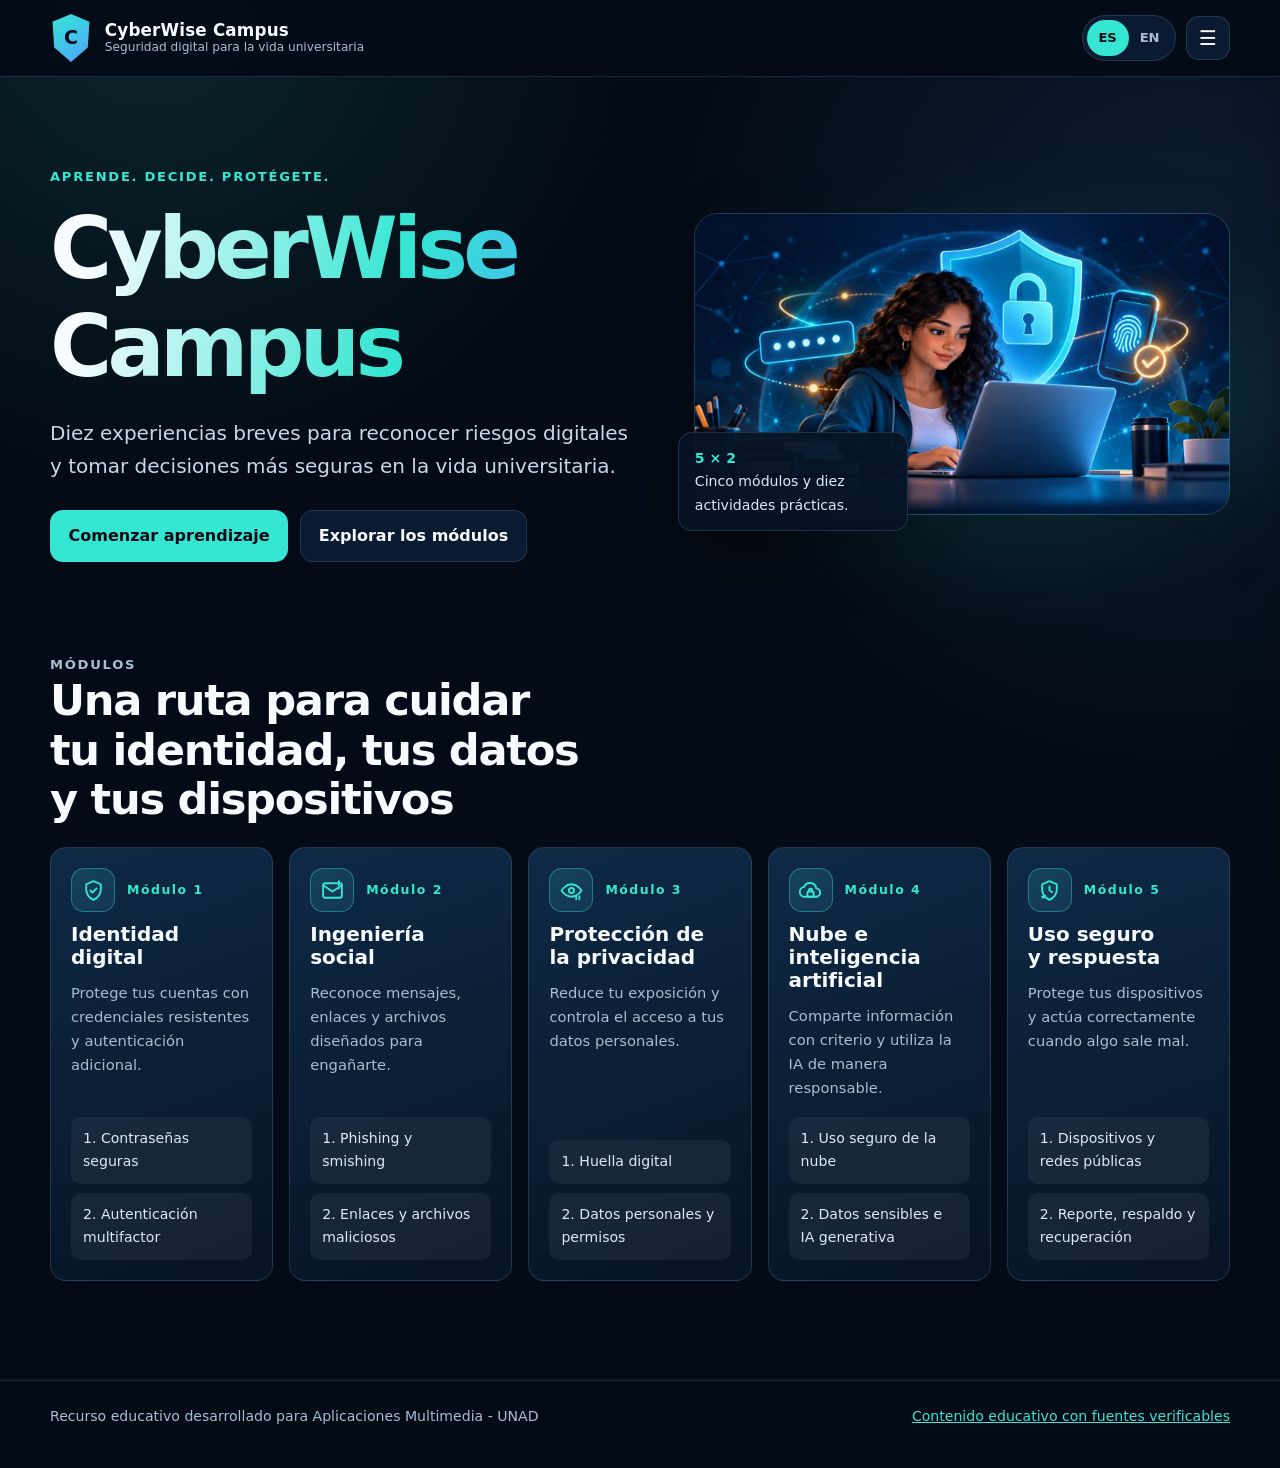
<file: index.html>
<!doctype html>
<html lang="es">
  <head>
    <meta charset="UTF-8" />
    <meta name="viewport" content="width=device-width, initial-scale=1.0" />
    <meta name="description" content="CyberWise Campus: recurso educativo bilingüe e interactivo sobre ciberseguridad para estudiantes universitarios." />
    <meta name="theme-color" content="#071426" />
    <title>CyberWise Campus</title>
    <link rel="icon" type="image/svg+xml" href="data:image/svg+xml,%3Csvg xmlns='http://www.w3.org/2000/svg' viewBox='0 0 64 64'%3E%3Cpath fill='%2300d7c7' d='M32 4 54 12v17c0 15-9 25-22 31C19 54 10 44 10 29V12z'/%3E%3Cpath fill='%23071426' d='M28 29v-4a4 4 0 0 1 8 0v4h3v12H25V29zm3 0h2v-4a1 1 0 0 0-2 0z'/%3E%3C/svg%3E" />
    <link rel="stylesheet" href="assets/css/styles.css" />
  </head>
  <body data-page="home">
    <a class="skip-link" href="#main-content">Saltar al contenido principal</a>
    <div id="app"></div>
    <noscript>CyberWise Campus necesita JavaScript para las actividades interactivas y el cambio de idioma.</noscript>
    <script src="assets/js/app.js" defer></script>
  </body>
</html>
</file>
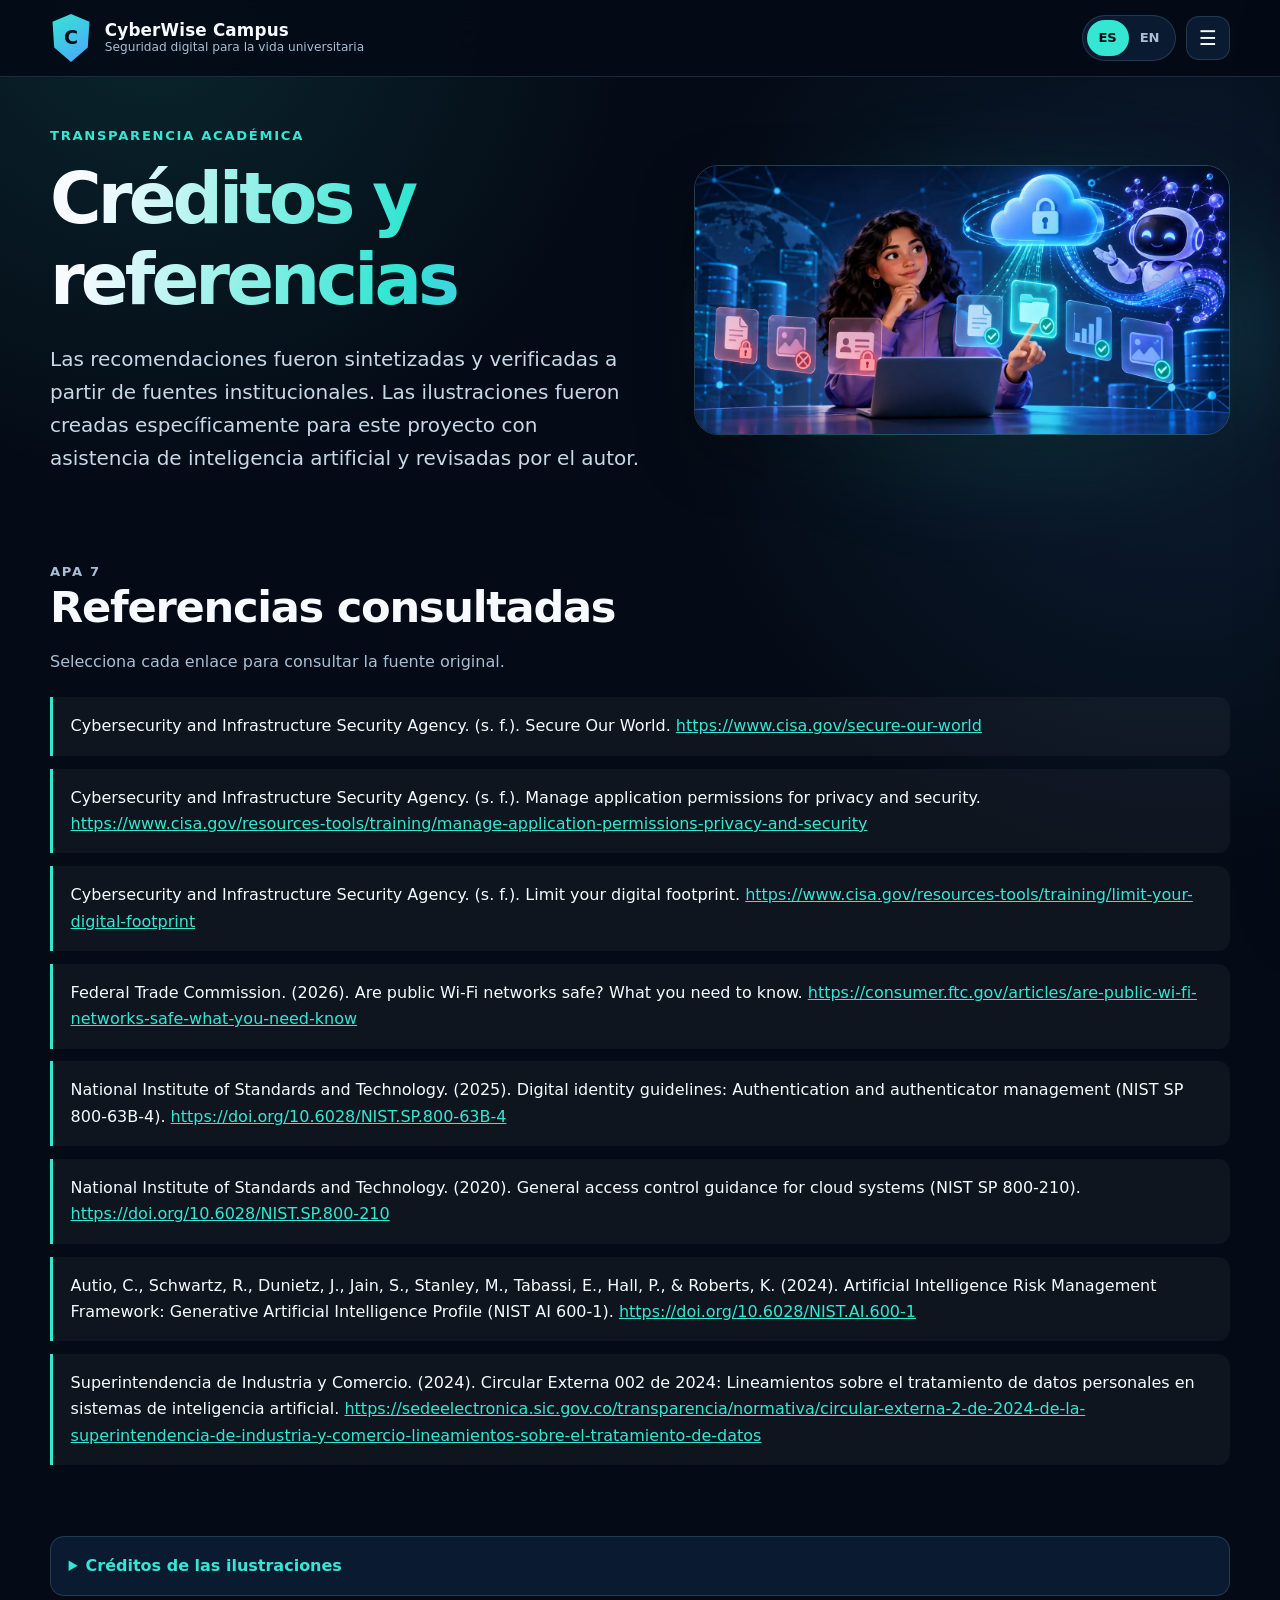
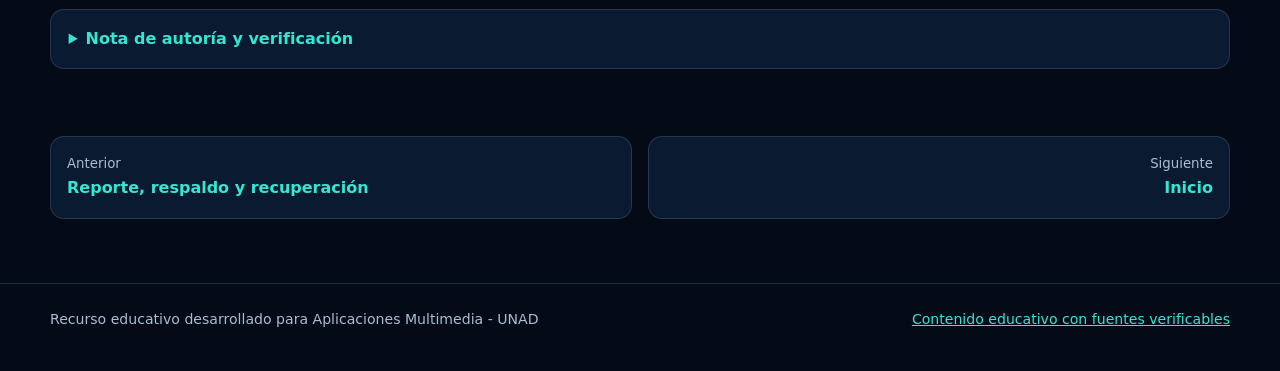
<file: credits.html>
<!doctype html>
<html lang="es">
  <head>
    <meta charset="UTF-8" />
    <meta name="viewport" content="width=device-width, initial-scale=1.0" />
    <meta name="description" content="CyberWise Campus: recurso educativo bilingüe e interactivo sobre ciberseguridad para estudiantes universitarios." />
    <meta name="theme-color" content="#071426" />
    <title>CyberWise Campus</title>
    <link rel="icon" type="image/svg+xml" href="data:image/svg+xml,%3Csvg xmlns='http://www.w3.org/2000/svg' viewBox='0 0 64 64'%3E%3Cpath fill='%2300d7c7' d='M32 4 54 12v17c0 15-9 25-22 31C19 54 10 44 10 29V12z'/%3E%3Cpath fill='%23071426' d='M28 29v-4a4 4 0 0 1 8 0v4h3v12H25V29zm3 0h2v-4a1 1 0 0 0-2 0z'/%3E%3C/svg%3E" />
    <link rel="stylesheet" href="assets/css/styles.css" />
  </head>
  <body data-page="credits">
    <a class="skip-link" href="#main-content">Saltar al contenido principal</a>
    <div id="app"></div>
    <noscript>CyberWise Campus necesita JavaScript para las actividades interactivas y el cambio de idioma.</noscript>
    <script src="assets/js/app.js" defer></script>
  </body>
</html>
</file>
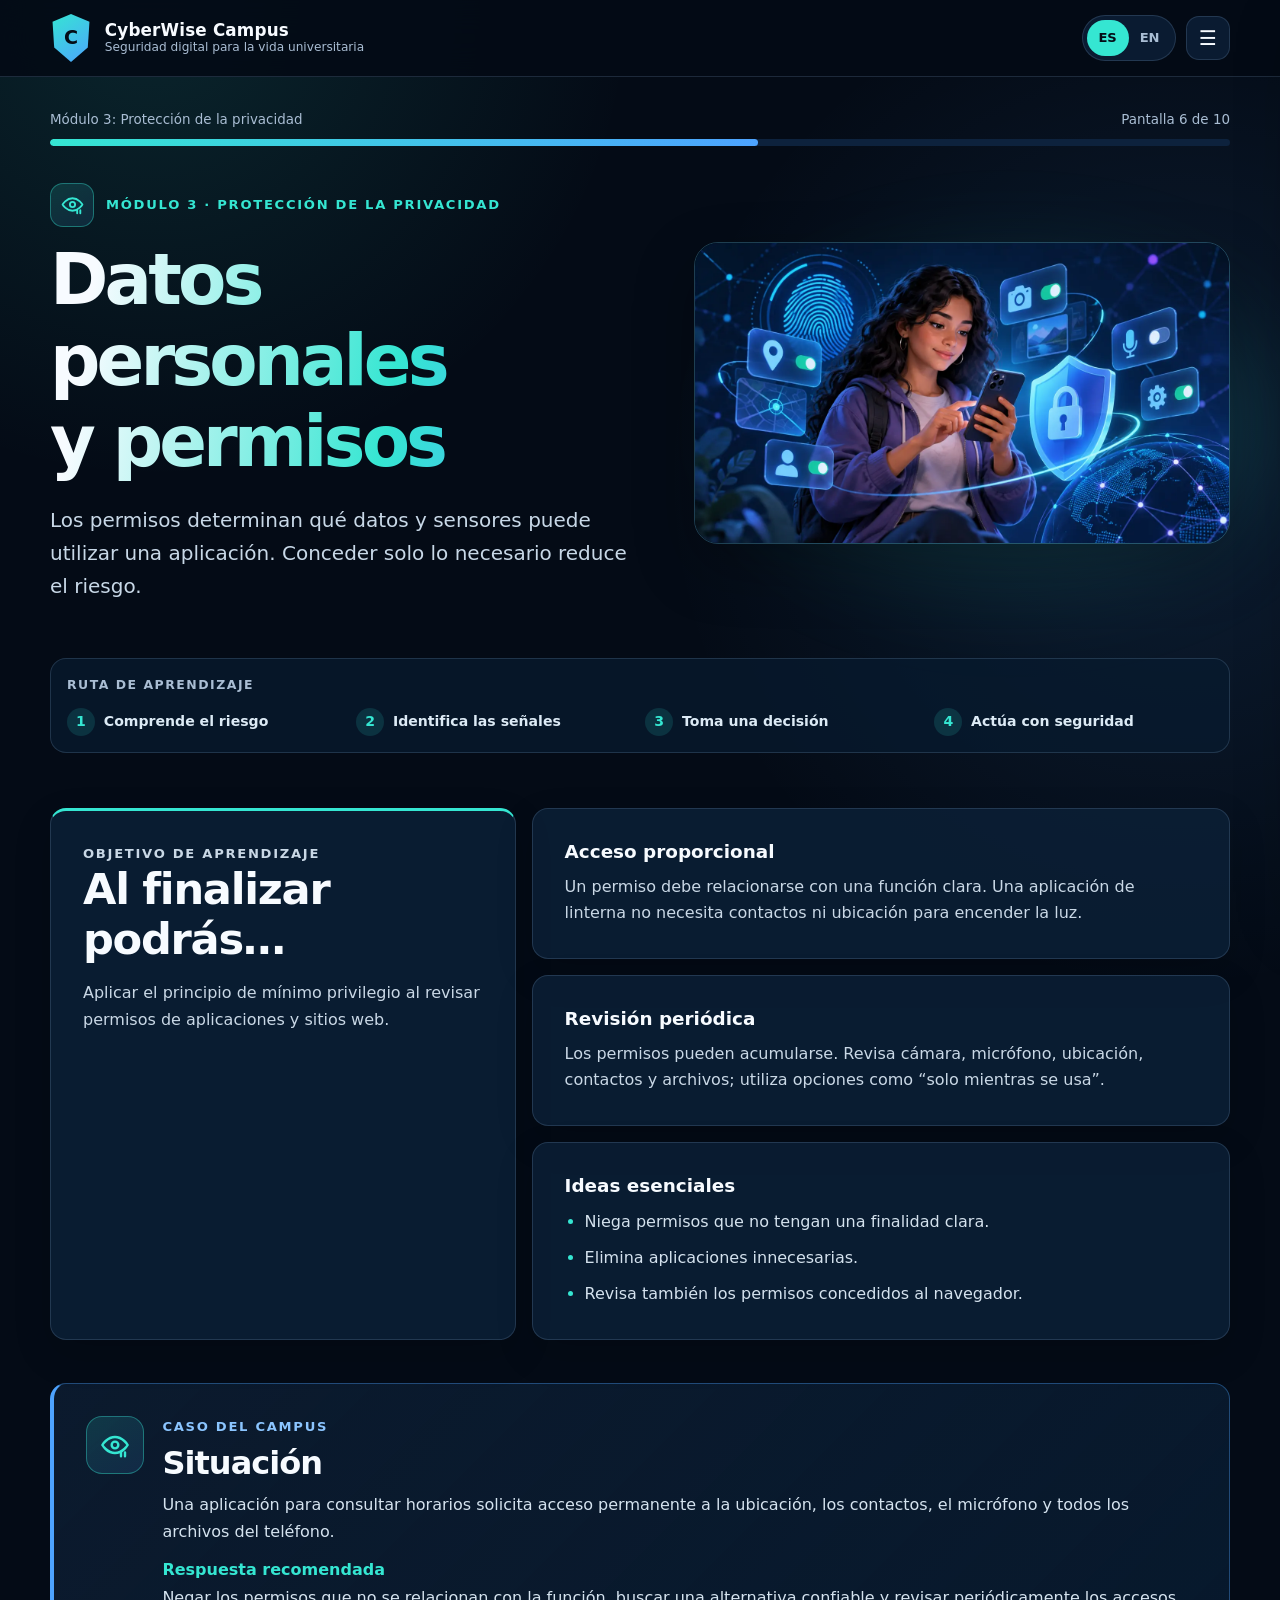
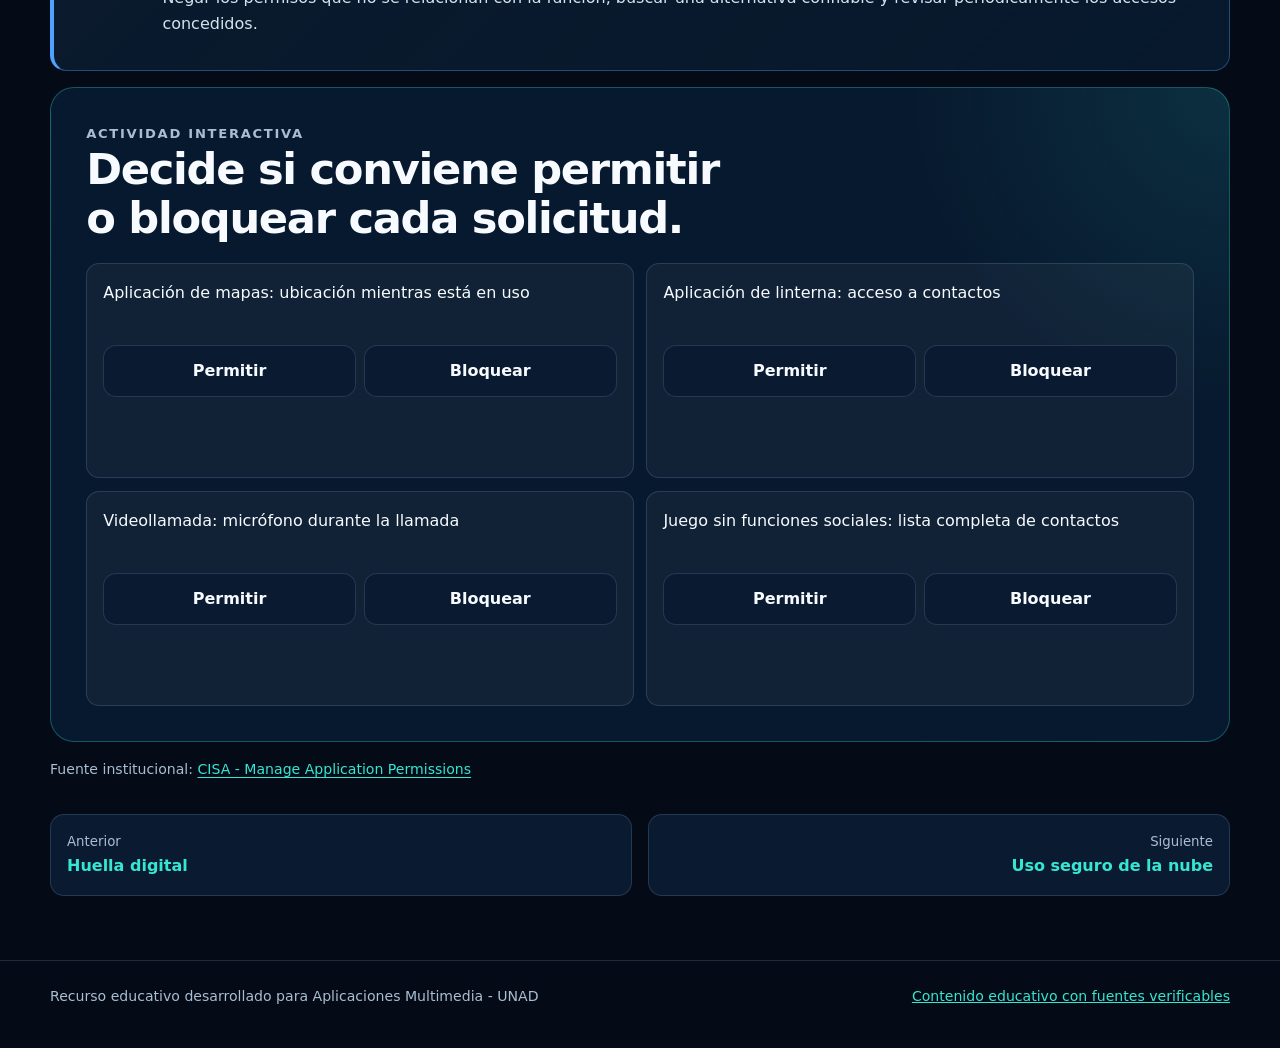
<file: data-permissions.html>
<!doctype html>
<html lang="es">
  <head>
    <meta charset="UTF-8" />
    <meta name="viewport" content="width=device-width, initial-scale=1.0" />
    <meta name="description" content="CyberWise Campus: recurso educativo bilingüe e interactivo sobre ciberseguridad para estudiantes universitarios." />
    <meta name="theme-color" content="#071426" />
    <title>CyberWise Campus</title>
    <link rel="icon" type="image/svg+xml" href="data:image/svg+xml,%3Csvg xmlns='http://www.w3.org/2000/svg' viewBox='0 0 64 64'%3E%3Cpath fill='%2300d7c7' d='M32 4 54 12v17c0 15-9 25-22 31C19 54 10 44 10 29V12z'/%3E%3Cpath fill='%23071426' d='M28 29v-4a4 4 0 0 1 8 0v4h3v12H25V29zm3 0h2v-4a1 1 0 0 0-2 0z'/%3E%3C/svg%3E" />
    <link rel="stylesheet" href="assets/css/styles.css" />
  </head>
  <body data-page="permissions">
    <a class="skip-link" href="#main-content">Saltar al contenido principal</a>
    <div id="app"></div>
    <noscript>CyberWise Campus necesita JavaScript para las actividades interactivas y el cambio de idioma.</noscript>
    <script src="assets/js/app.js" defer></script>
  </body>
</html>
</file>
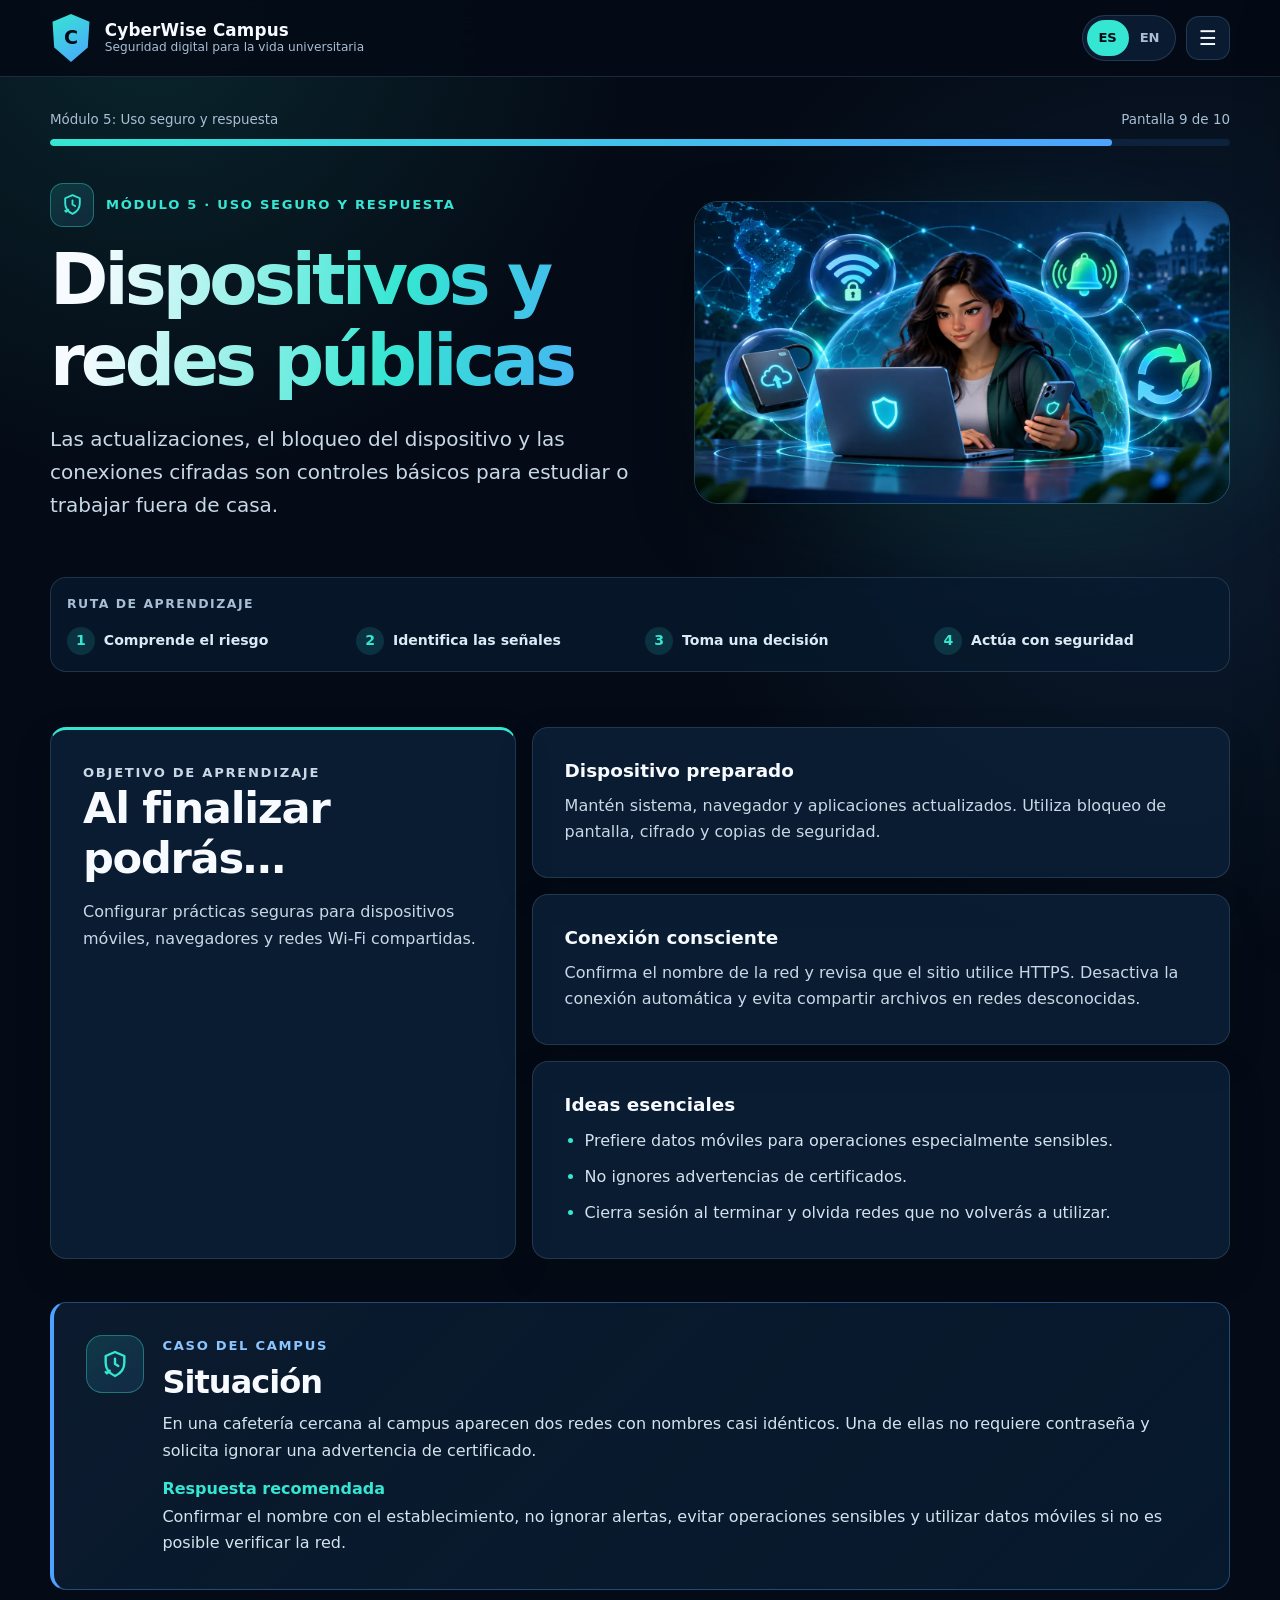
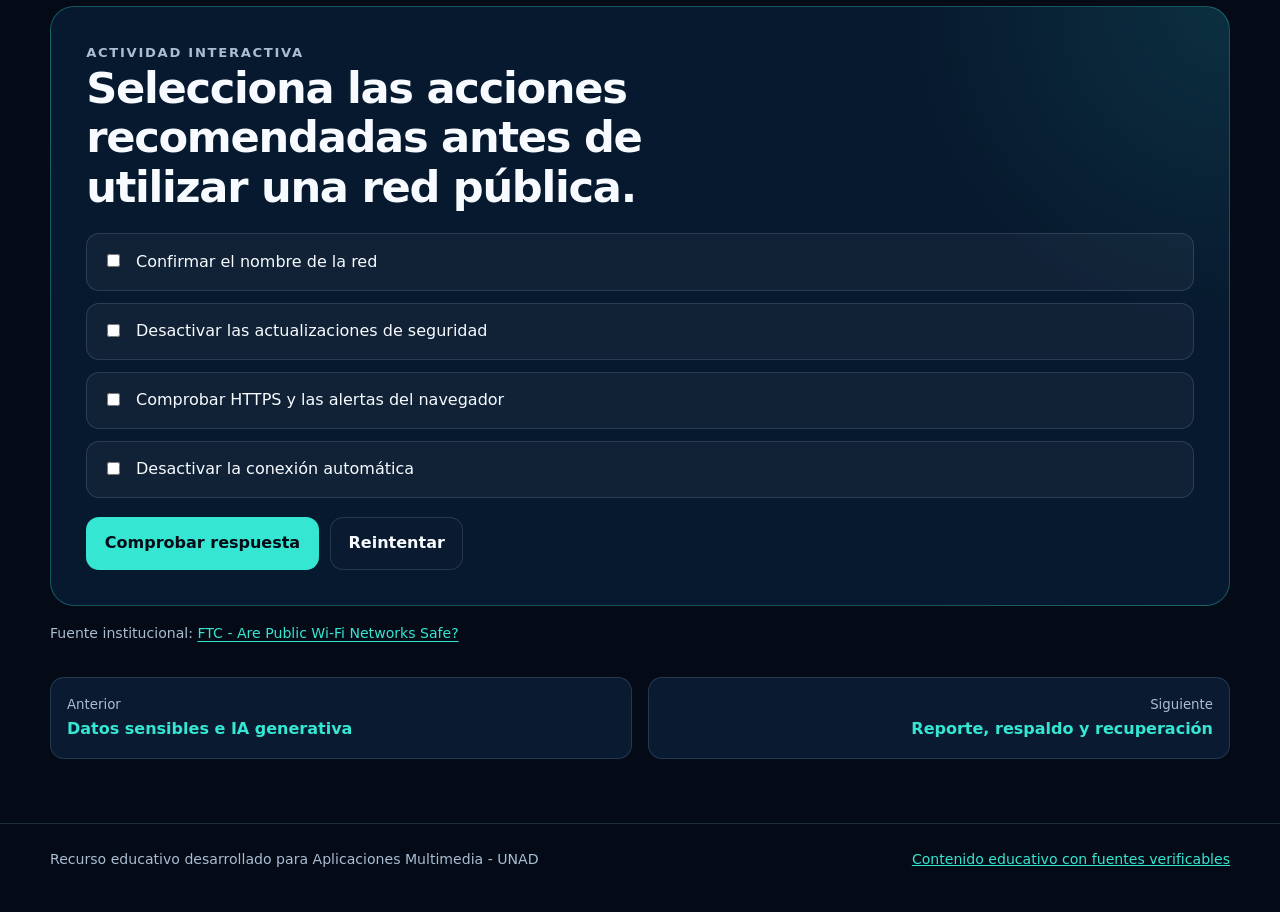
<file: devices-networks.html>
<!doctype html>
<html lang="es">
  <head>
    <meta charset="UTF-8" />
    <meta name="viewport" content="width=device-width, initial-scale=1.0" />
    <meta name="description" content="CyberWise Campus: recurso educativo bilingüe e interactivo sobre ciberseguridad para estudiantes universitarios." />
    <meta name="theme-color" content="#071426" />
    <title>CyberWise Campus</title>
    <link rel="icon" type="image/svg+xml" href="data:image/svg+xml,%3Csvg xmlns='http://www.w3.org/2000/svg' viewBox='0 0 64 64'%3E%3Cpath fill='%2300d7c7' d='M32 4 54 12v17c0 15-9 25-22 31C19 54 10 44 10 29V12z'/%3E%3Cpath fill='%23071426' d='M28 29v-4a4 4 0 0 1 8 0v4h3v12H25V29zm3 0h2v-4a1 1 0 0 0-2 0z'/%3E%3C/svg%3E" />
    <link rel="stylesheet" href="assets/css/styles.css" />
  </head>
  <body data-page="networks">
    <a class="skip-link" href="#main-content">Saltar al contenido principal</a>
    <div id="app"></div>
    <noscript>CyberWise Campus necesita JavaScript para las actividades interactivas y el cambio de idioma.</noscript>
    <script src="assets/js/app.js" defer></script>
  </body>
</html>
</file>
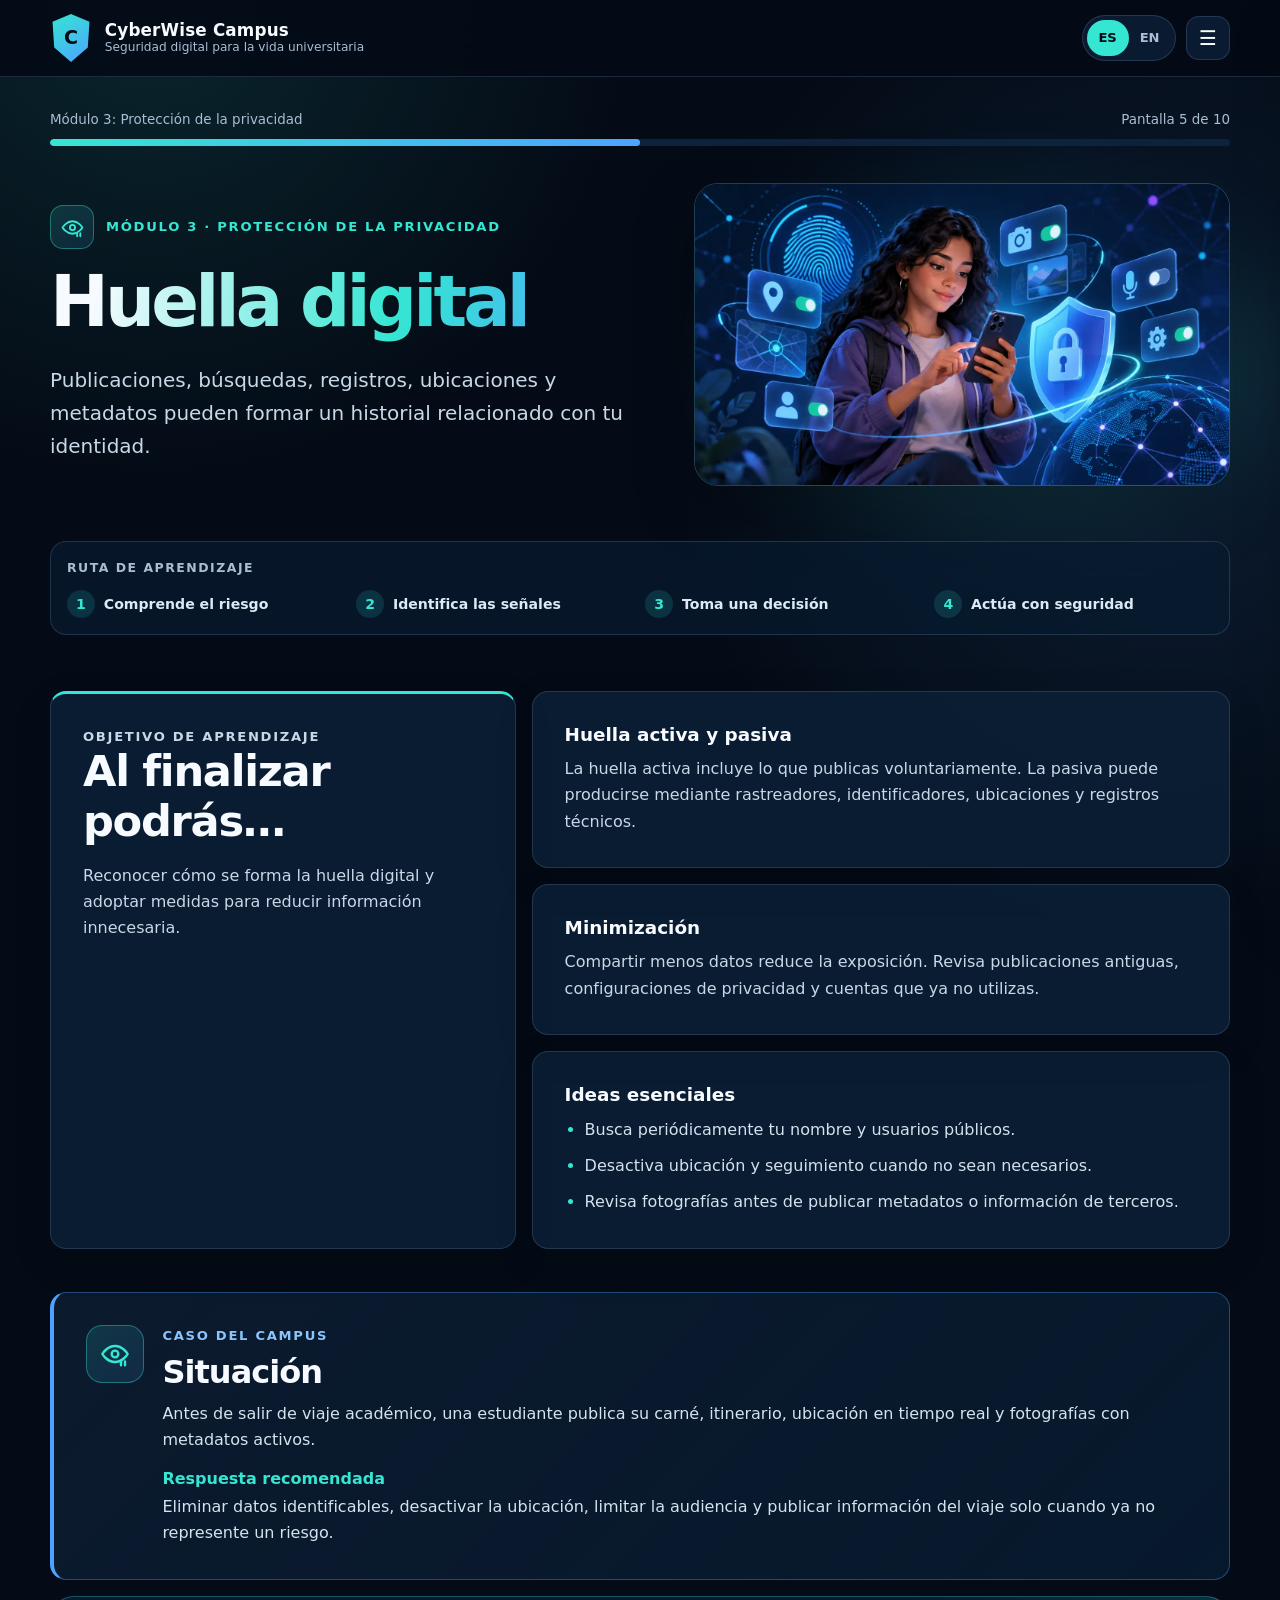
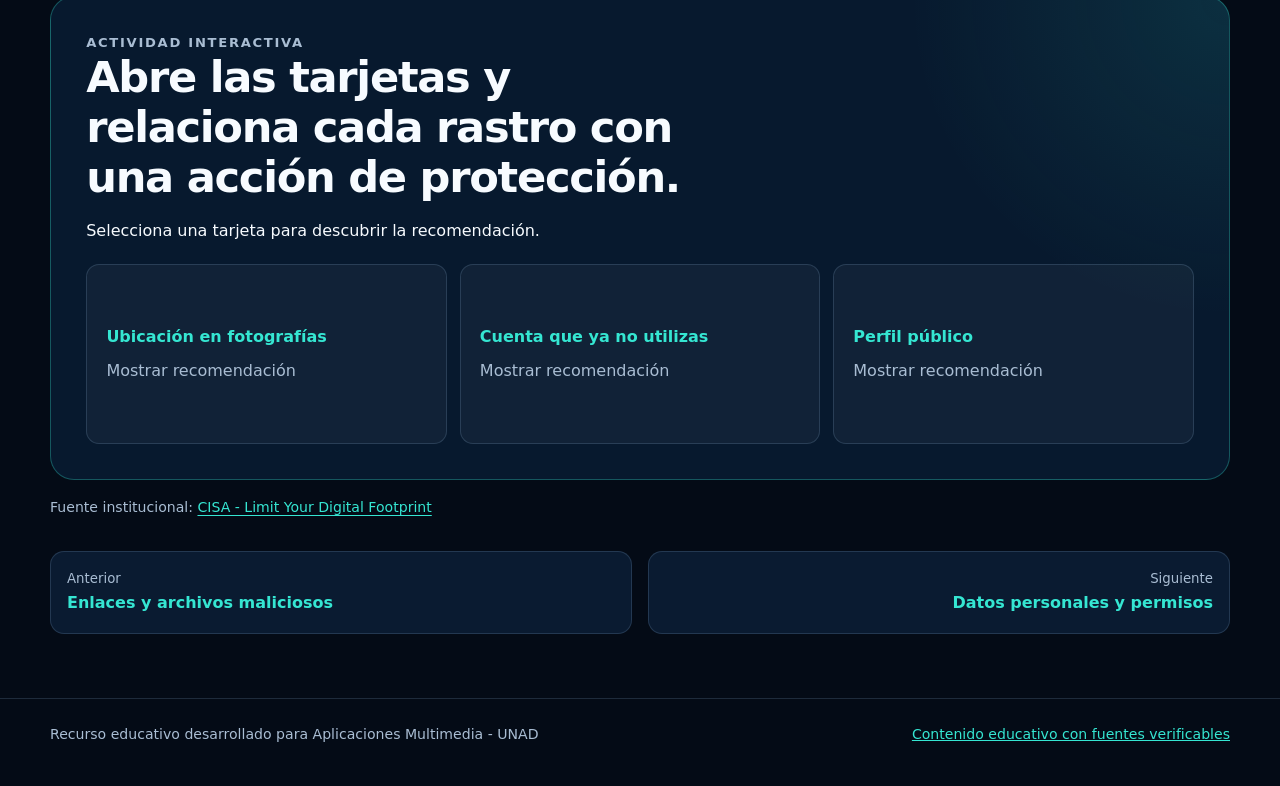
<file: digital-footprint.html>
<!doctype html>
<html lang="es">
  <head>
    <meta charset="UTF-8" />
    <meta name="viewport" content="width=device-width, initial-scale=1.0" />
    <meta name="description" content="CyberWise Campus: recurso educativo bilingüe e interactivo sobre ciberseguridad para estudiantes universitarios." />
    <meta name="theme-color" content="#071426" />
    <title>CyberWise Campus</title>
    <link rel="icon" type="image/svg+xml" href="data:image/svg+xml,%3Csvg xmlns='http://www.w3.org/2000/svg' viewBox='0 0 64 64'%3E%3Cpath fill='%2300d7c7' d='M32 4 54 12v17c0 15-9 25-22 31C19 54 10 44 10 29V12z'/%3E%3Cpath fill='%23071426' d='M28 29v-4a4 4 0 0 1 8 0v4h3v12H25V29zm3 0h2v-4a1 1 0 0 0-2 0z'/%3E%3C/svg%3E" />
    <link rel="stylesheet" href="assets/css/styles.css" />
  </head>
  <body data-page="footprint">
    <a class="skip-link" href="#main-content">Saltar al contenido principal</a>
    <div id="app"></div>
    <noscript>CyberWise Campus necesita JavaScript para las actividades interactivas y el cambio de idioma.</noscript>
    <script src="assets/js/app.js" defer></script>
  </body>
</html>
</file>
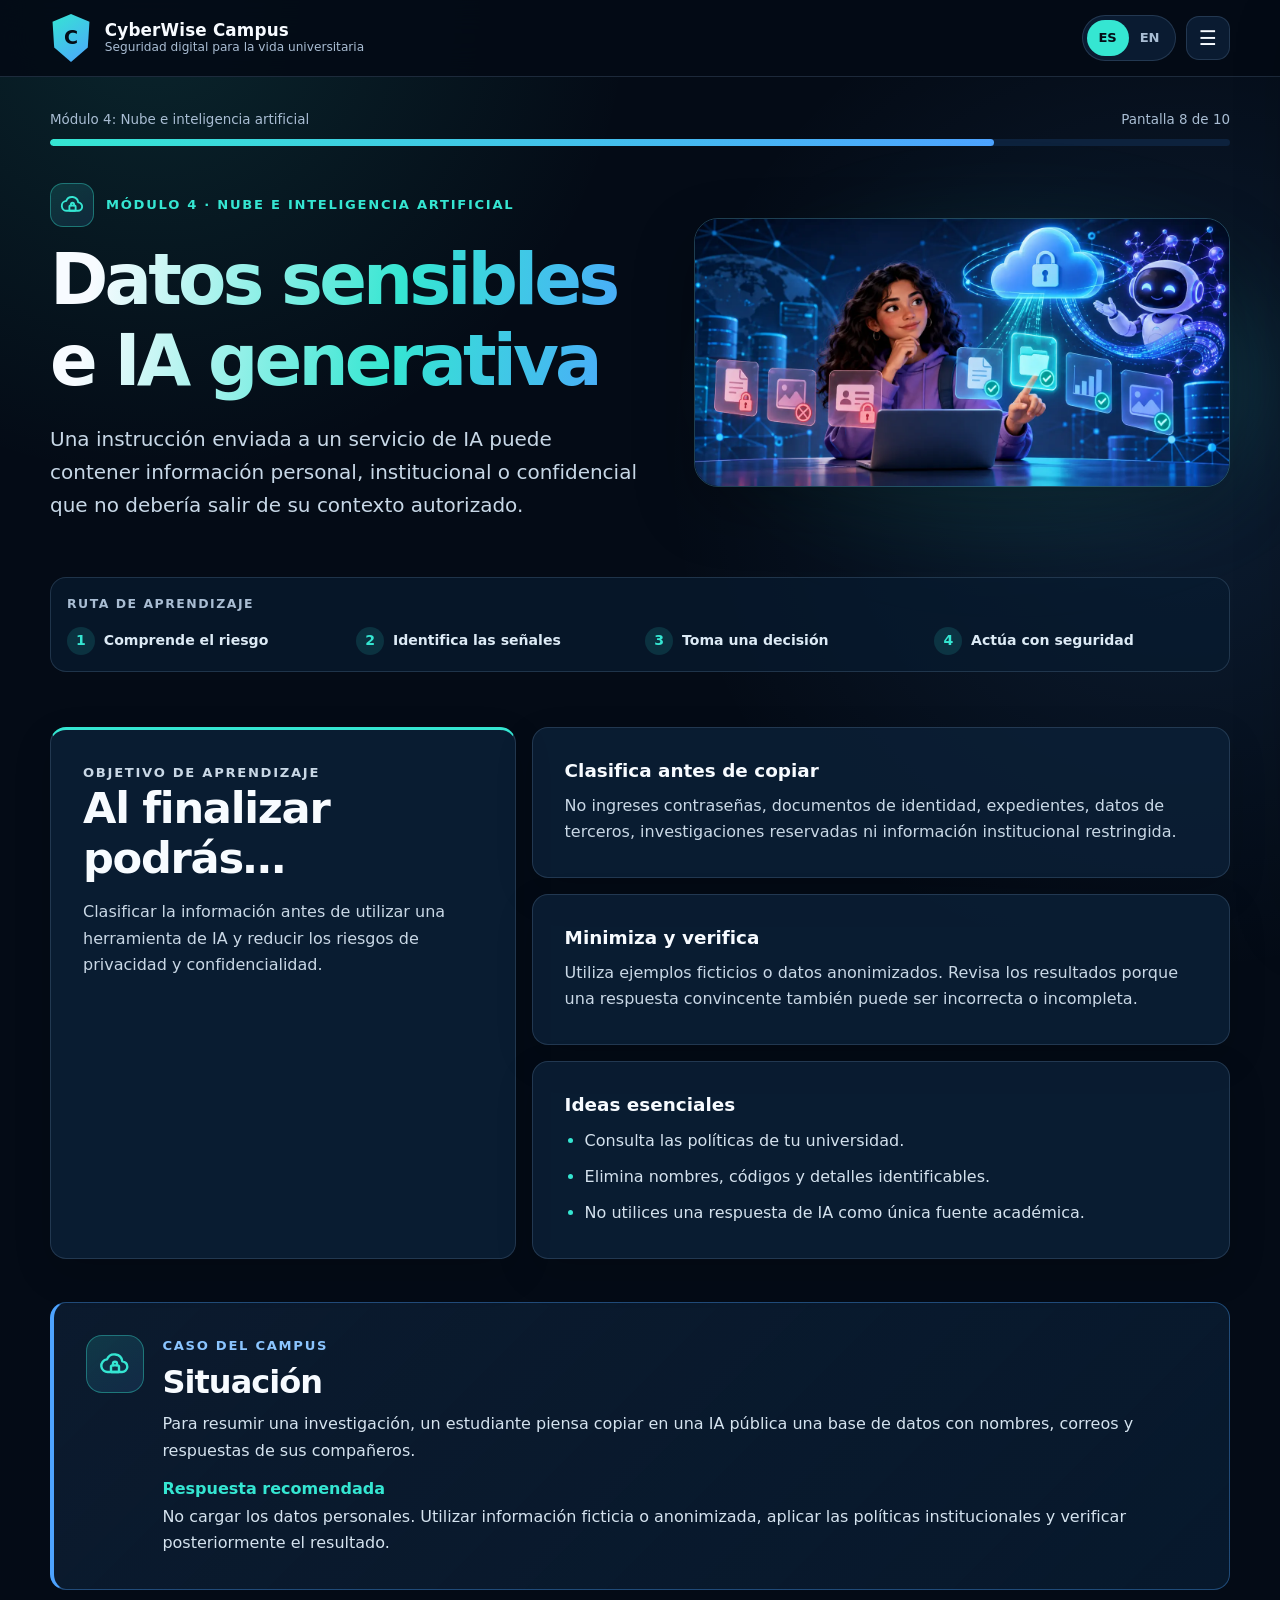
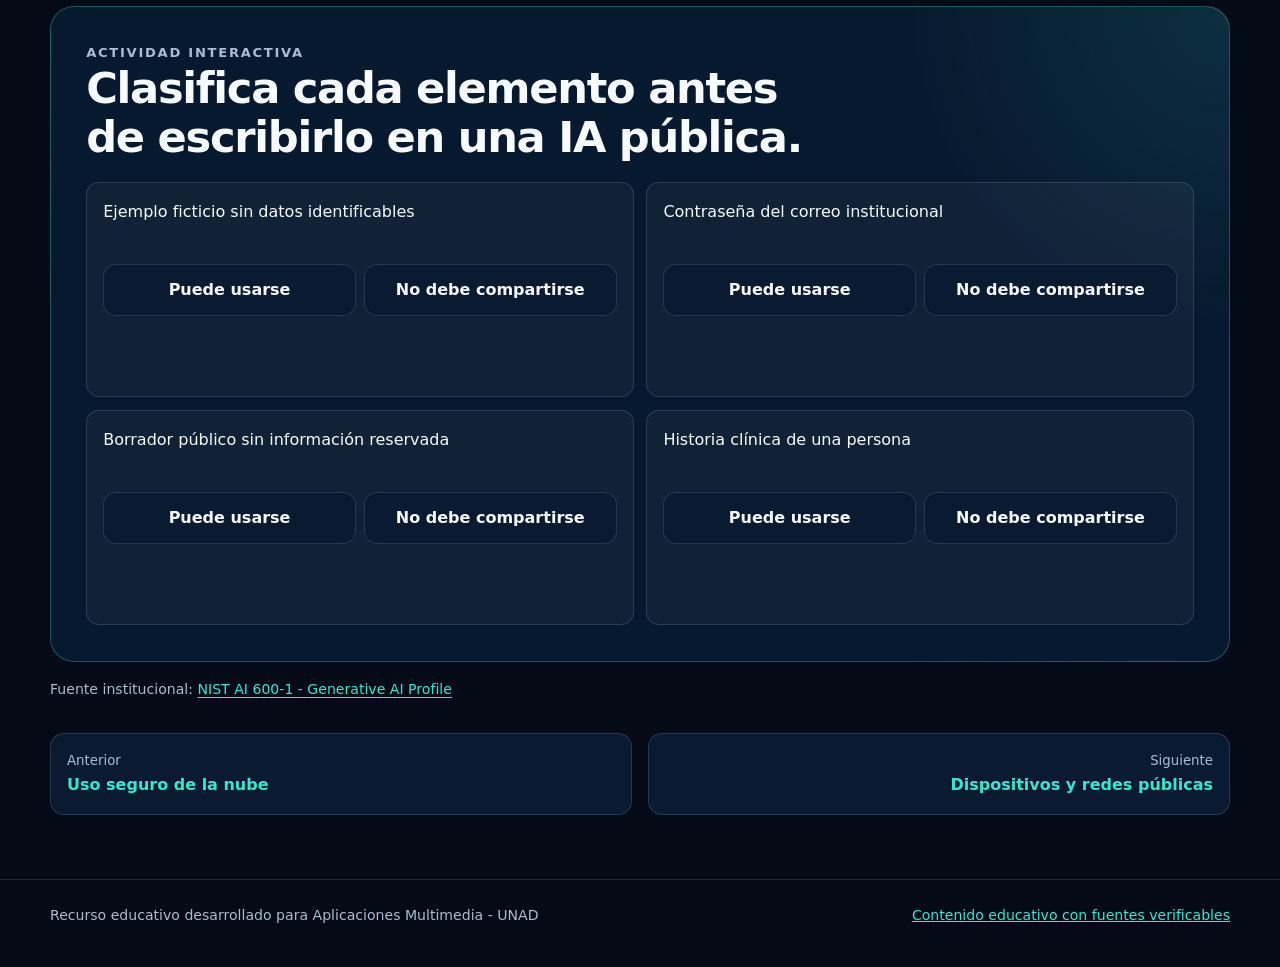
<file: generative-ai.html>
<!doctype html>
<html lang="es">
  <head>
    <meta charset="UTF-8" />
    <meta name="viewport" content="width=device-width, initial-scale=1.0" />
    <meta name="description" content="CyberWise Campus: recurso educativo bilingüe e interactivo sobre ciberseguridad para estudiantes universitarios." />
    <meta name="theme-color" content="#071426" />
    <title>CyberWise Campus</title>
    <link rel="icon" type="image/svg+xml" href="data:image/svg+xml,%3Csvg xmlns='http://www.w3.org/2000/svg' viewBox='0 0 64 64'%3E%3Cpath fill='%2300d7c7' d='M32 4 54 12v17c0 15-9 25-22 31C19 54 10 44 10 29V12z'/%3E%3Cpath fill='%23071426' d='M28 29v-4a4 4 0 0 1 8 0v4h3v12H25V29zm3 0h2v-4a1 1 0 0 0-2 0z'/%3E%3C/svg%3E" />
    <link rel="stylesheet" href="assets/css/styles.css" />
  </head>
  <body data-page="ai">
    <a class="skip-link" href="#main-content">Saltar al contenido principal</a>
    <div id="app"></div>
    <noscript>CyberWise Campus necesita JavaScript para las actividades interactivas y el cambio de idioma.</noscript>
    <script src="assets/js/app.js" defer></script>
  </body>
</html>
</file>
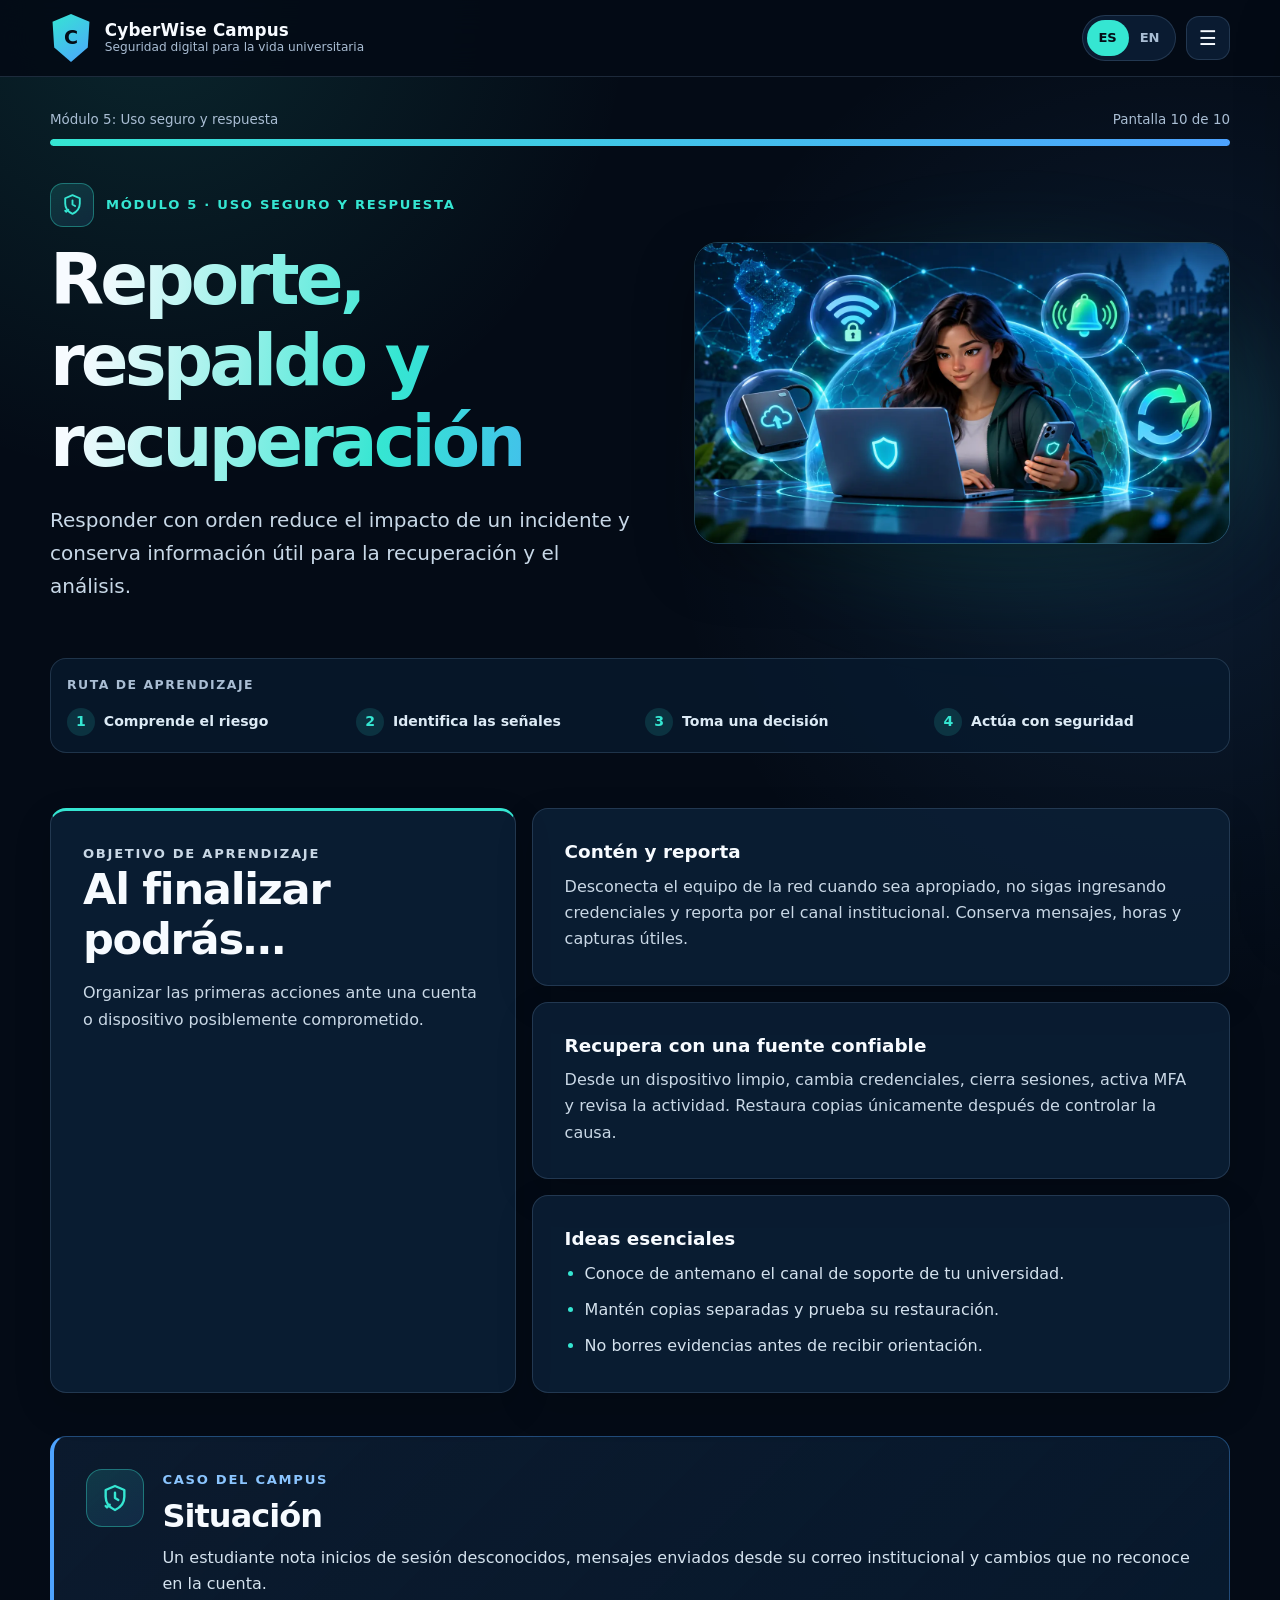
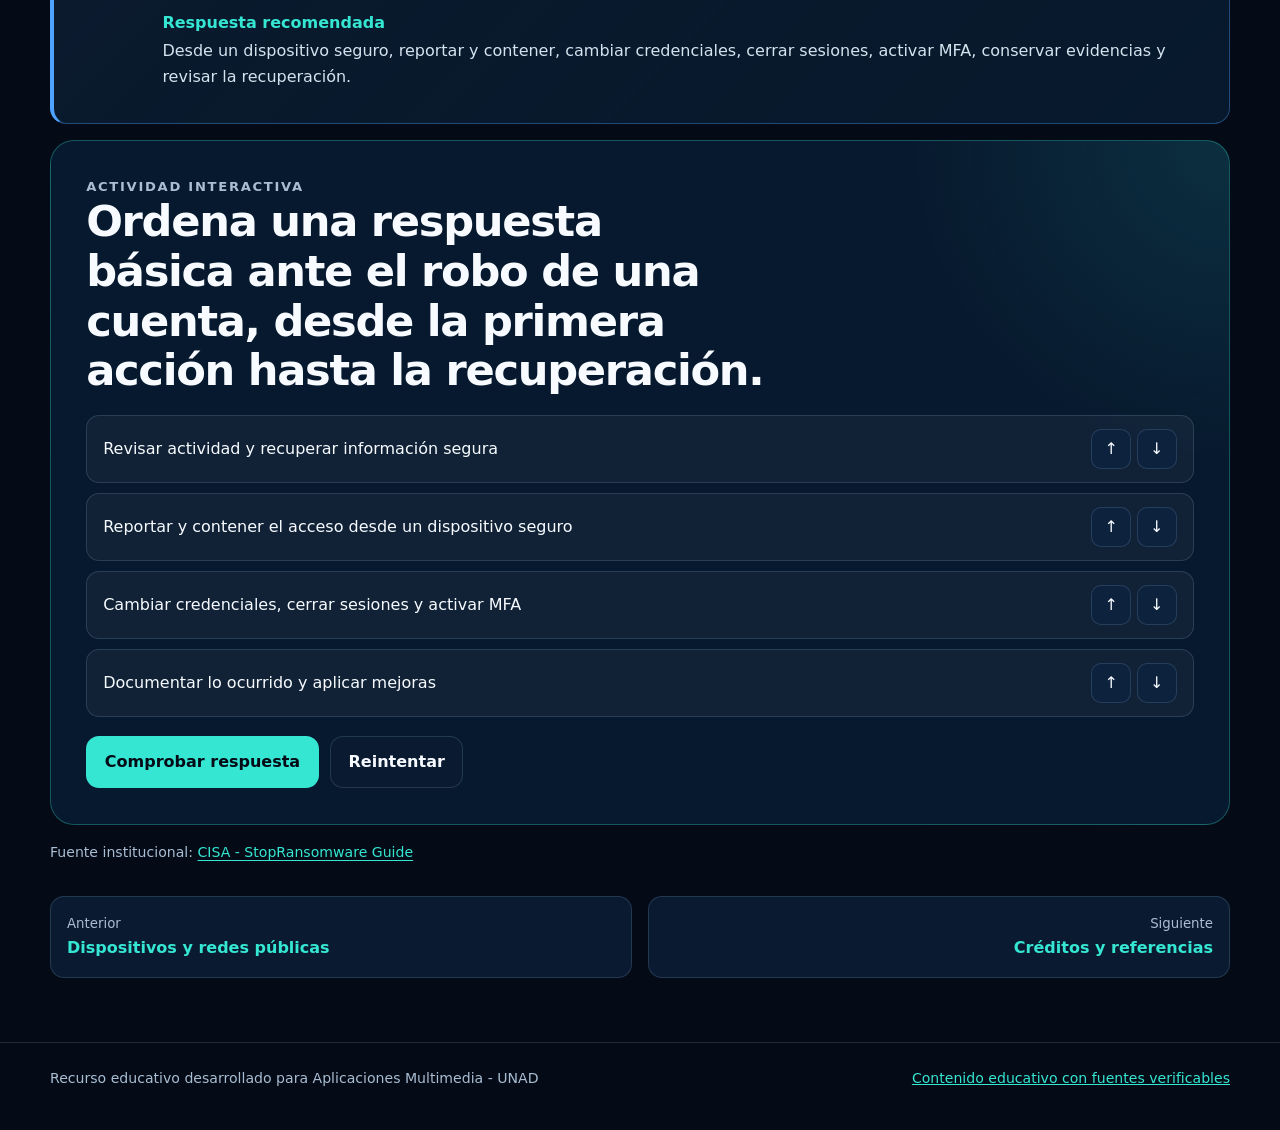
<file: incident-response.html>
<!doctype html>
<html lang="es">
  <head>
    <meta charset="UTF-8" />
    <meta name="viewport" content="width=device-width, initial-scale=1.0" />
    <meta name="description" content="CyberWise Campus: recurso educativo bilingüe e interactivo sobre ciberseguridad para estudiantes universitarios." />
    <meta name="theme-color" content="#071426" />
    <title>CyberWise Campus</title>
    <link rel="icon" type="image/svg+xml" href="data:image/svg+xml,%3Csvg xmlns='http://www.w3.org/2000/svg' viewBox='0 0 64 64'%3E%3Cpath fill='%2300d7c7' d='M32 4 54 12v17c0 15-9 25-22 31C19 54 10 44 10 29V12z'/%3E%3Cpath fill='%23071426' d='M28 29v-4a4 4 0 0 1 8 0v4h3v12H25V29zm3 0h2v-4a1 1 0 0 0-2 0z'/%3E%3C/svg%3E" />
    <link rel="stylesheet" href="assets/css/styles.css" />
  </head>
  <body data-page="response">
    <a class="skip-link" href="#main-content">Saltar al contenido principal</a>
    <div id="app"></div>
    <noscript>CyberWise Campus necesita JavaScript para las actividades interactivas y el cambio de idioma.</noscript>
    <script src="assets/js/app.js" defer></script>
  </body>
</html>
</file>
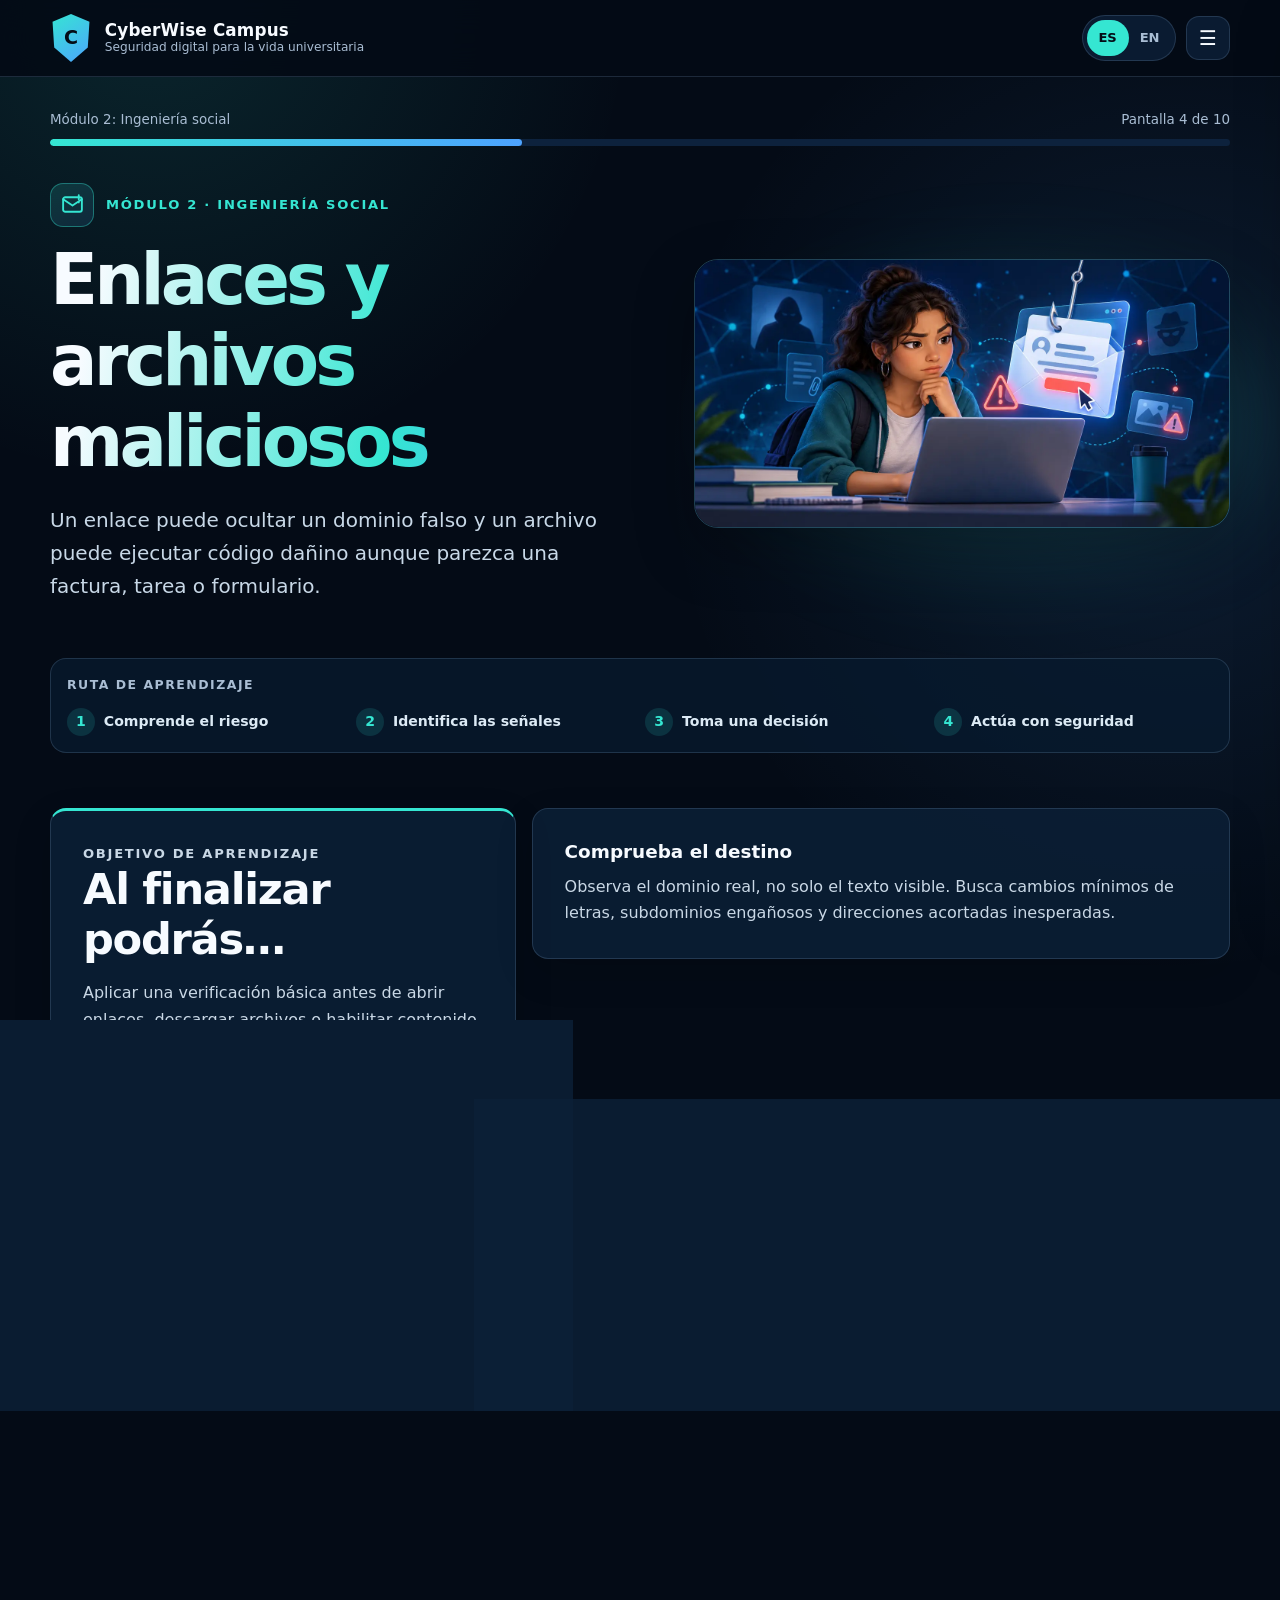
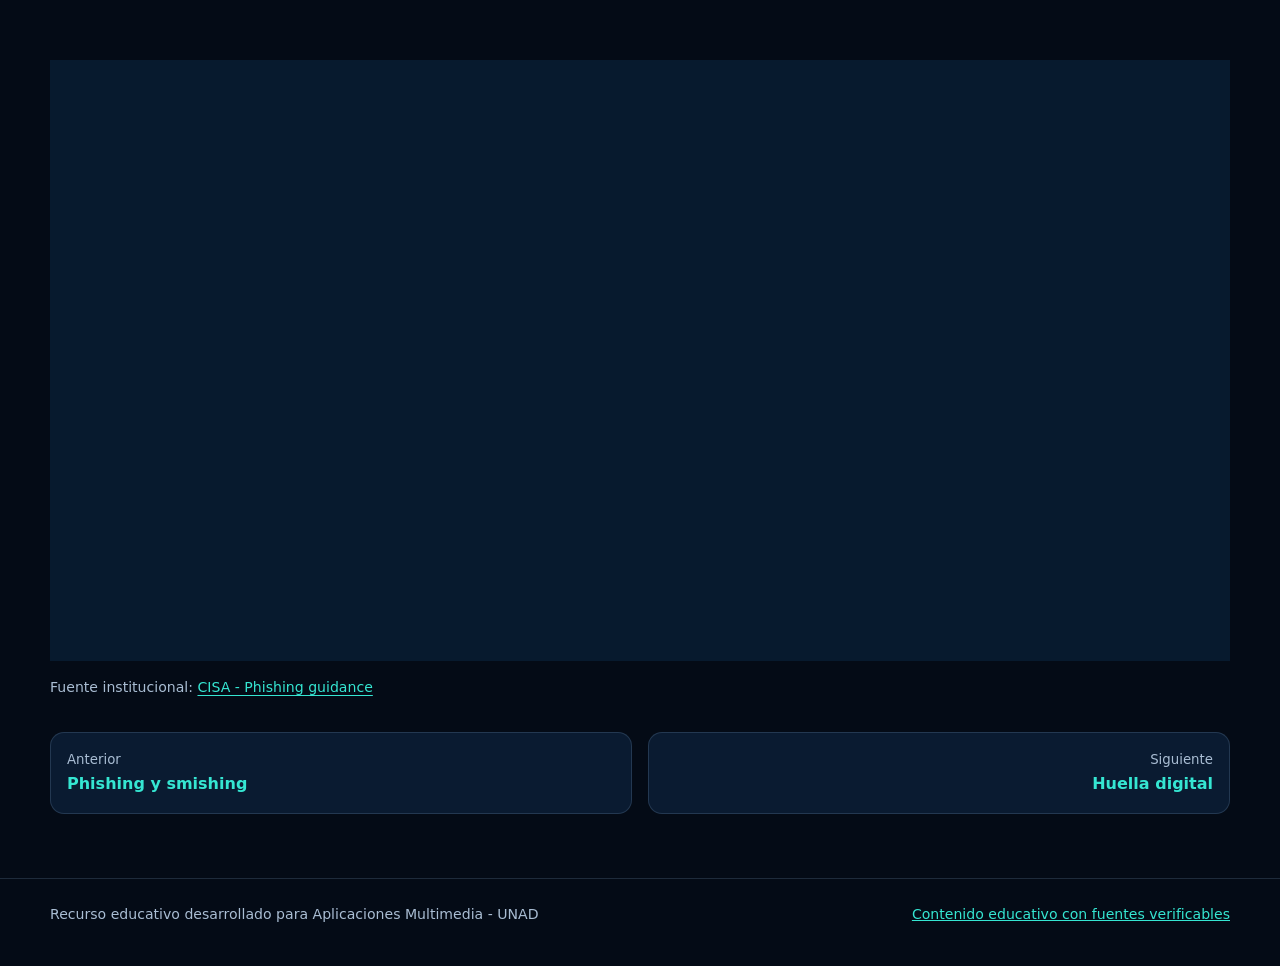
<file: malicious-links.html>
<!doctype html>
<html lang="es">
  <head>
    <meta charset="UTF-8" />
    <meta name="viewport" content="width=device-width, initial-scale=1.0" />
    <meta name="description" content="CyberWise Campus: recurso educativo bilingüe e interactivo sobre ciberseguridad para estudiantes universitarios." />
    <meta name="theme-color" content="#071426" />
    <title>CyberWise Campus</title>
    <link rel="icon" type="image/svg+xml" href="data:image/svg+xml,%3Csvg xmlns='http://www.w3.org/2000/svg' viewBox='0 0 64 64'%3E%3Cpath fill='%2300d7c7' d='M32 4 54 12v17c0 15-9 25-22 31C19 54 10 44 10 29V12z'/%3E%3Cpath fill='%23071426' d='M28 29v-4a4 4 0 0 1 8 0v4h3v12H25V29zm3 0h2v-4a1 1 0 0 0-2 0z'/%3E%3C/svg%3E" />
    <link rel="stylesheet" href="assets/css/styles.css" />
  </head>
  <body data-page="links">
    <a class="skip-link" href="#main-content">Saltar al contenido principal</a>
    <div id="app"></div>
    <noscript>CyberWise Campus necesita JavaScript para las actividades interactivas y el cambio de idioma.</noscript>
    <script src="assets/js/app.js" defer></script>
  </body>
</html>
</file>
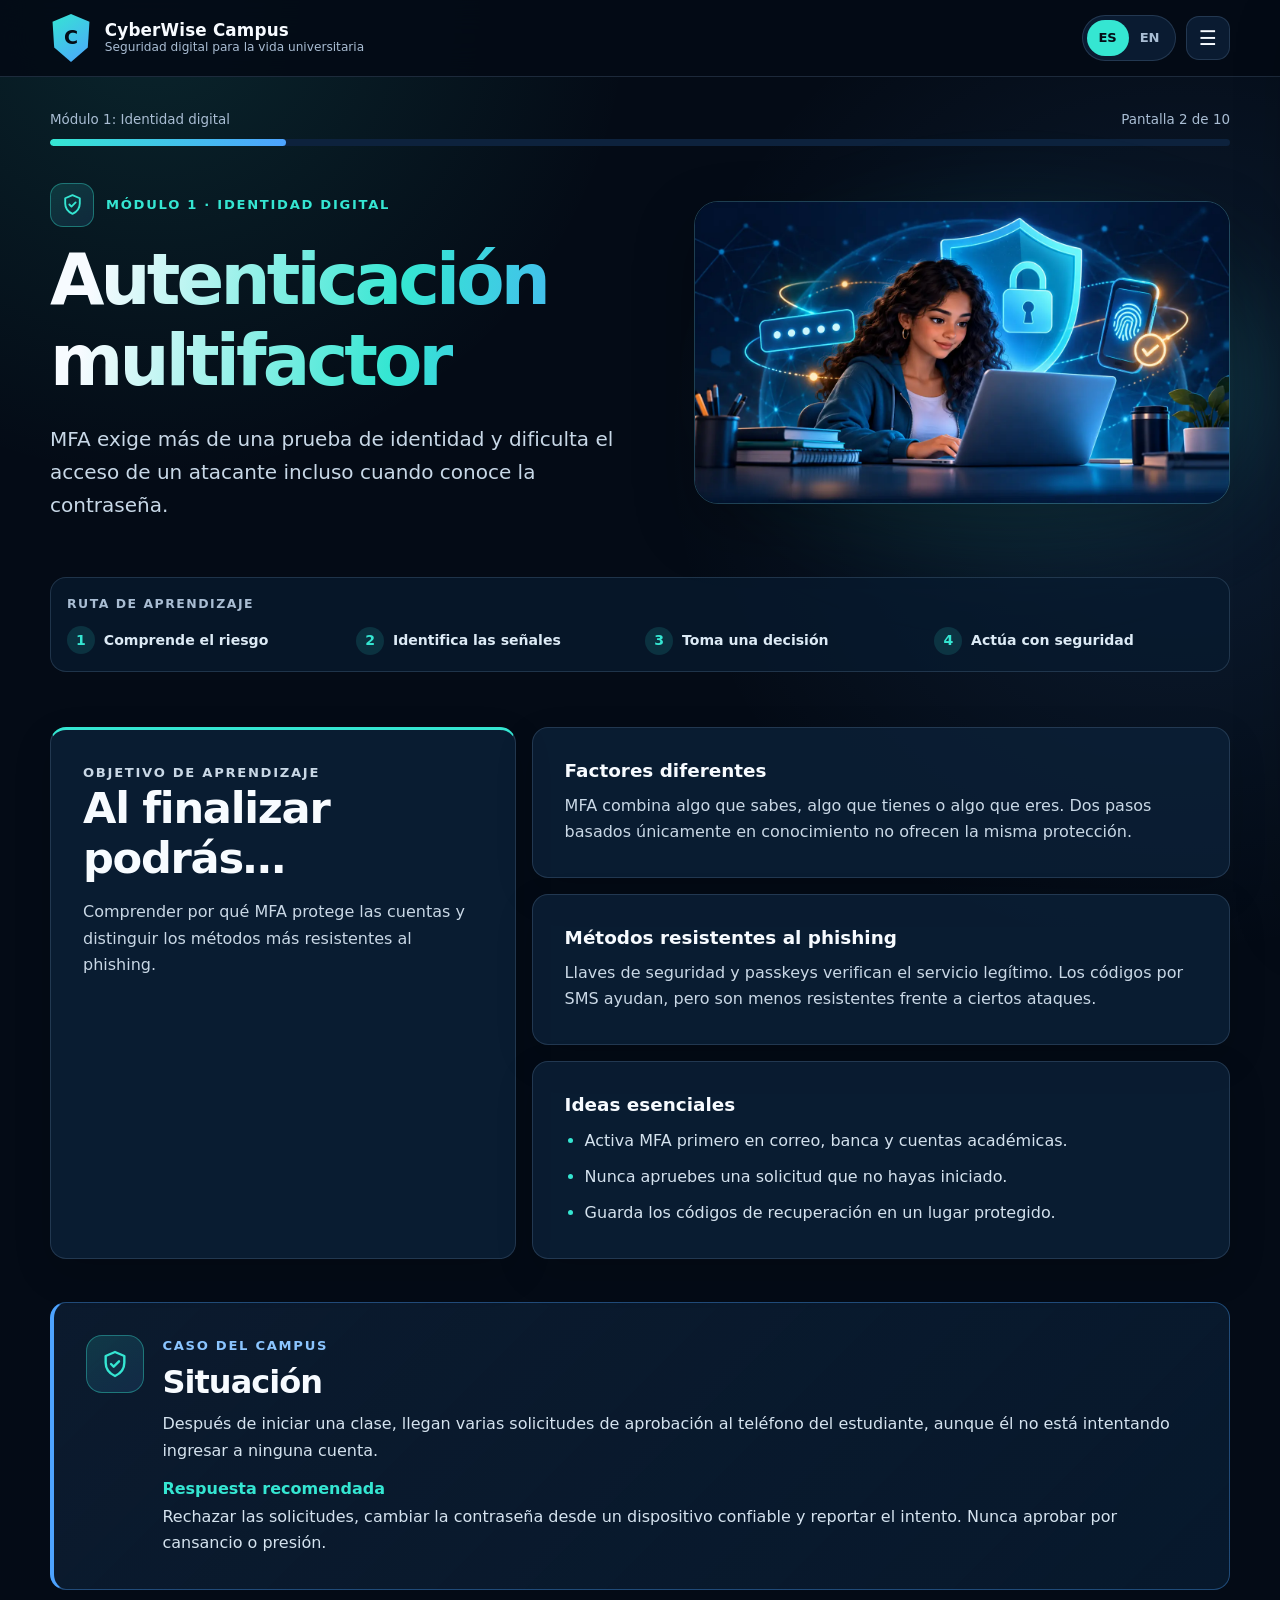
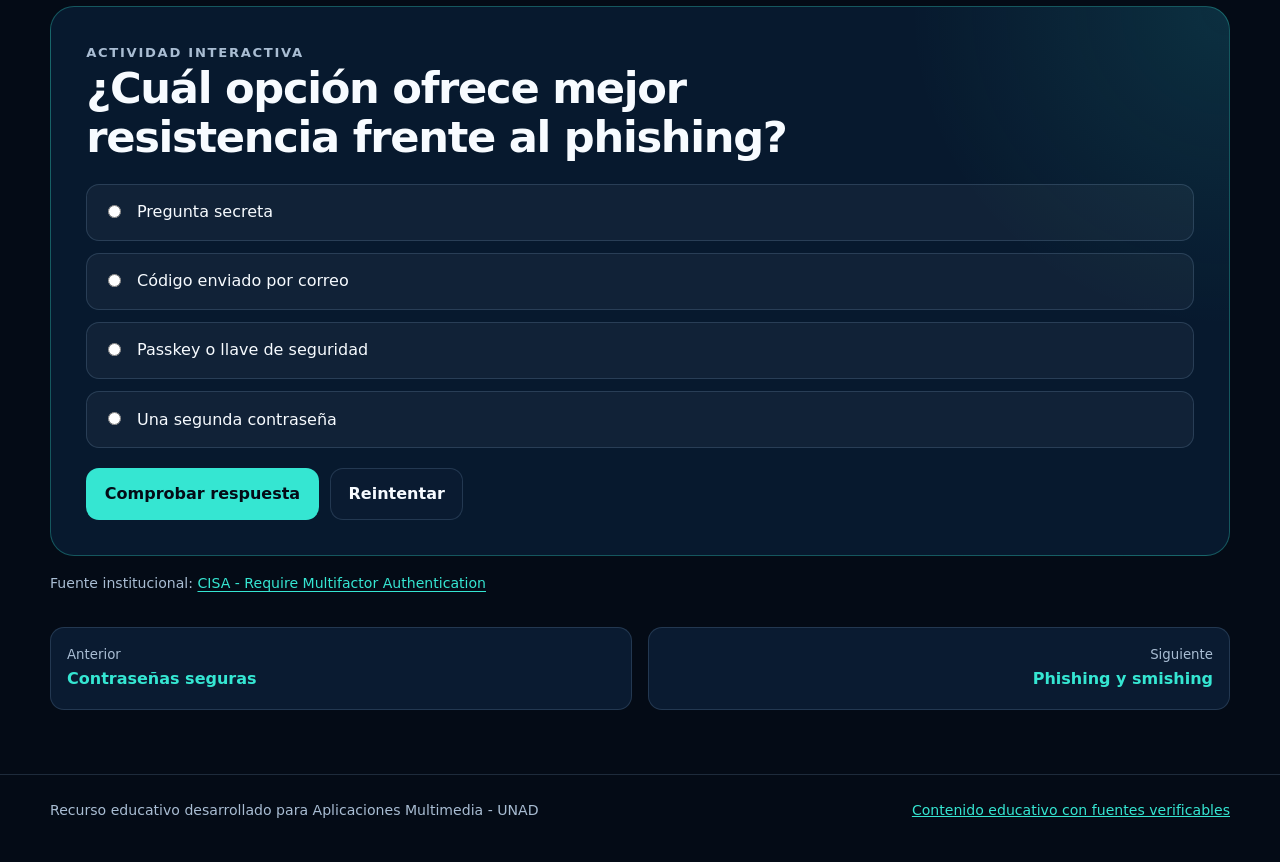
<file: multifactor-authentication.html>
<!doctype html>
<html lang="es">
  <head>
    <meta charset="UTF-8" />
    <meta name="viewport" content="width=device-width, initial-scale=1.0" />
    <meta name="description" content="CyberWise Campus: recurso educativo bilingüe e interactivo sobre ciberseguridad para estudiantes universitarios." />
    <meta name="theme-color" content="#071426" />
    <title>CyberWise Campus</title>
    <link rel="icon" type="image/svg+xml" href="data:image/svg+xml,%3Csvg xmlns='http://www.w3.org/2000/svg' viewBox='0 0 64 64'%3E%3Cpath fill='%2300d7c7' d='M32 4 54 12v17c0 15-9 25-22 31C19 54 10 44 10 29V12z'/%3E%3Cpath fill='%23071426' d='M28 29v-4a4 4 0 0 1 8 0v4h3v12H25V29zm3 0h2v-4a1 1 0 0 0-2 0z'/%3E%3C/svg%3E" />
    <link rel="stylesheet" href="assets/css/styles.css" />
  </head>
  <body data-page="mfa">
    <a class="skip-link" href="#main-content">Saltar al contenido principal</a>
    <div id="app"></div>
    <noscript>CyberWise Campus necesita JavaScript para las actividades interactivas y el cambio de idioma.</noscript>
    <script src="assets/js/app.js" defer></script>
  </body>
</html>
</file>
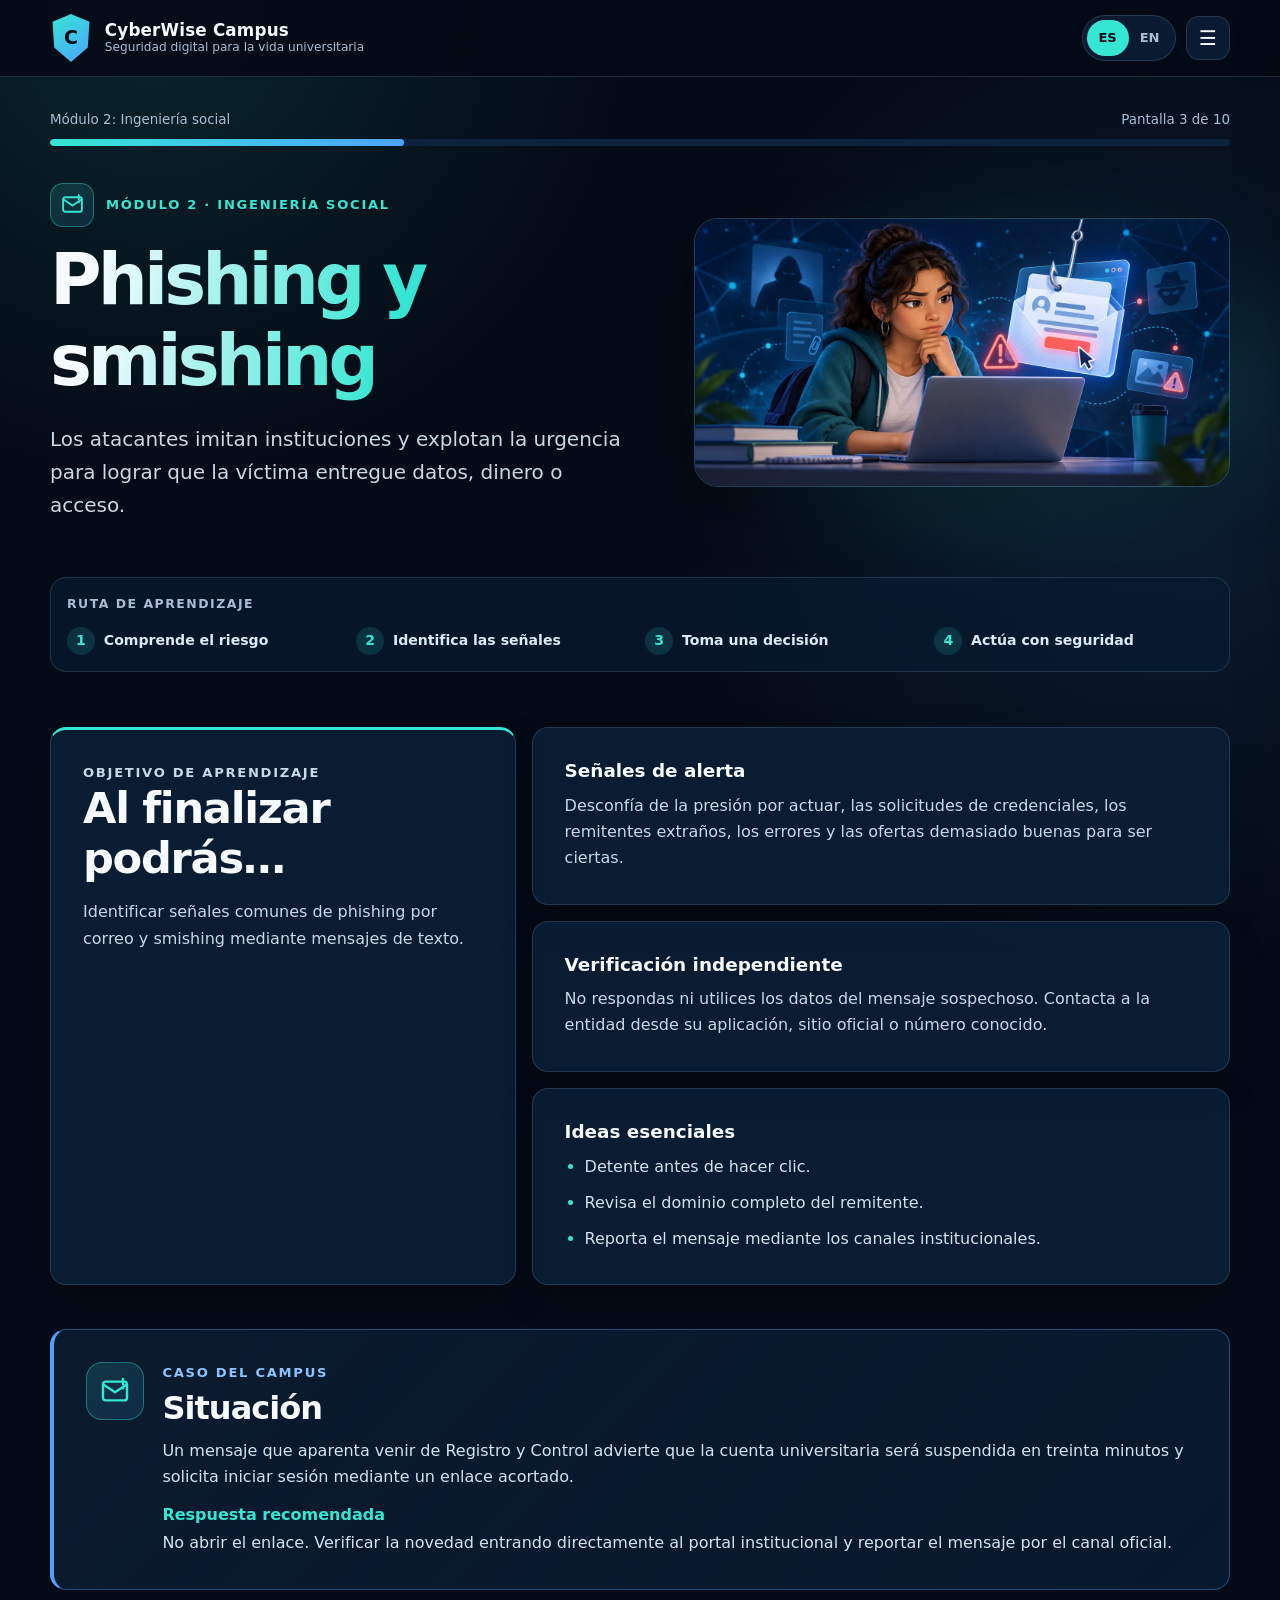
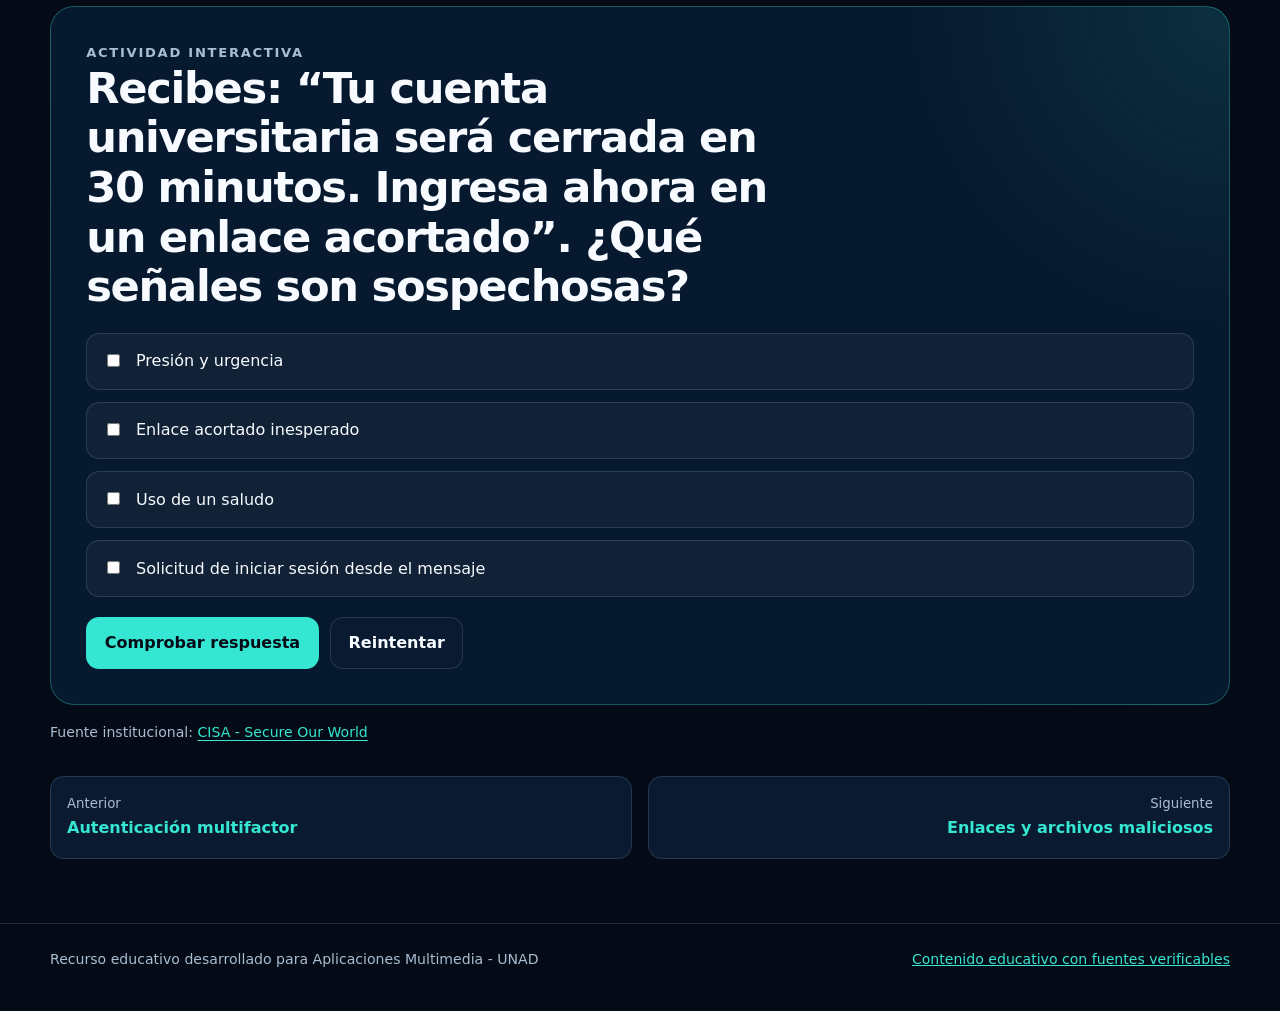
<file: phishing-smishing.html>
<!doctype html>
<html lang="es">
  <head>
    <meta charset="UTF-8" />
    <meta name="viewport" content="width=device-width, initial-scale=1.0" />
    <meta name="description" content="CyberWise Campus: recurso educativo bilingüe e interactivo sobre ciberseguridad para estudiantes universitarios." />
    <meta name="theme-color" content="#071426" />
    <title>CyberWise Campus</title>
    <link rel="icon" type="image/svg+xml" href="data:image/svg+xml,%3Csvg xmlns='http://www.w3.org/2000/svg' viewBox='0 0 64 64'%3E%3Cpath fill='%2300d7c7' d='M32 4 54 12v17c0 15-9 25-22 31C19 54 10 44 10 29V12z'/%3E%3Cpath fill='%23071426' d='M28 29v-4a4 4 0 0 1 8 0v4h3v12H25V29zm3 0h2v-4a1 1 0 0 0-2 0z'/%3E%3C/svg%3E" />
    <link rel="stylesheet" href="assets/css/styles.css" />
  </head>
  <body data-page="phishing">
    <a class="skip-link" href="#main-content">Saltar al contenido principal</a>
    <div id="app"></div>
    <noscript>CyberWise Campus necesita JavaScript para las actividades interactivas y el cambio de idioma.</noscript>
    <script src="assets/js/app.js" defer></script>
  </body>
</html>
</file>
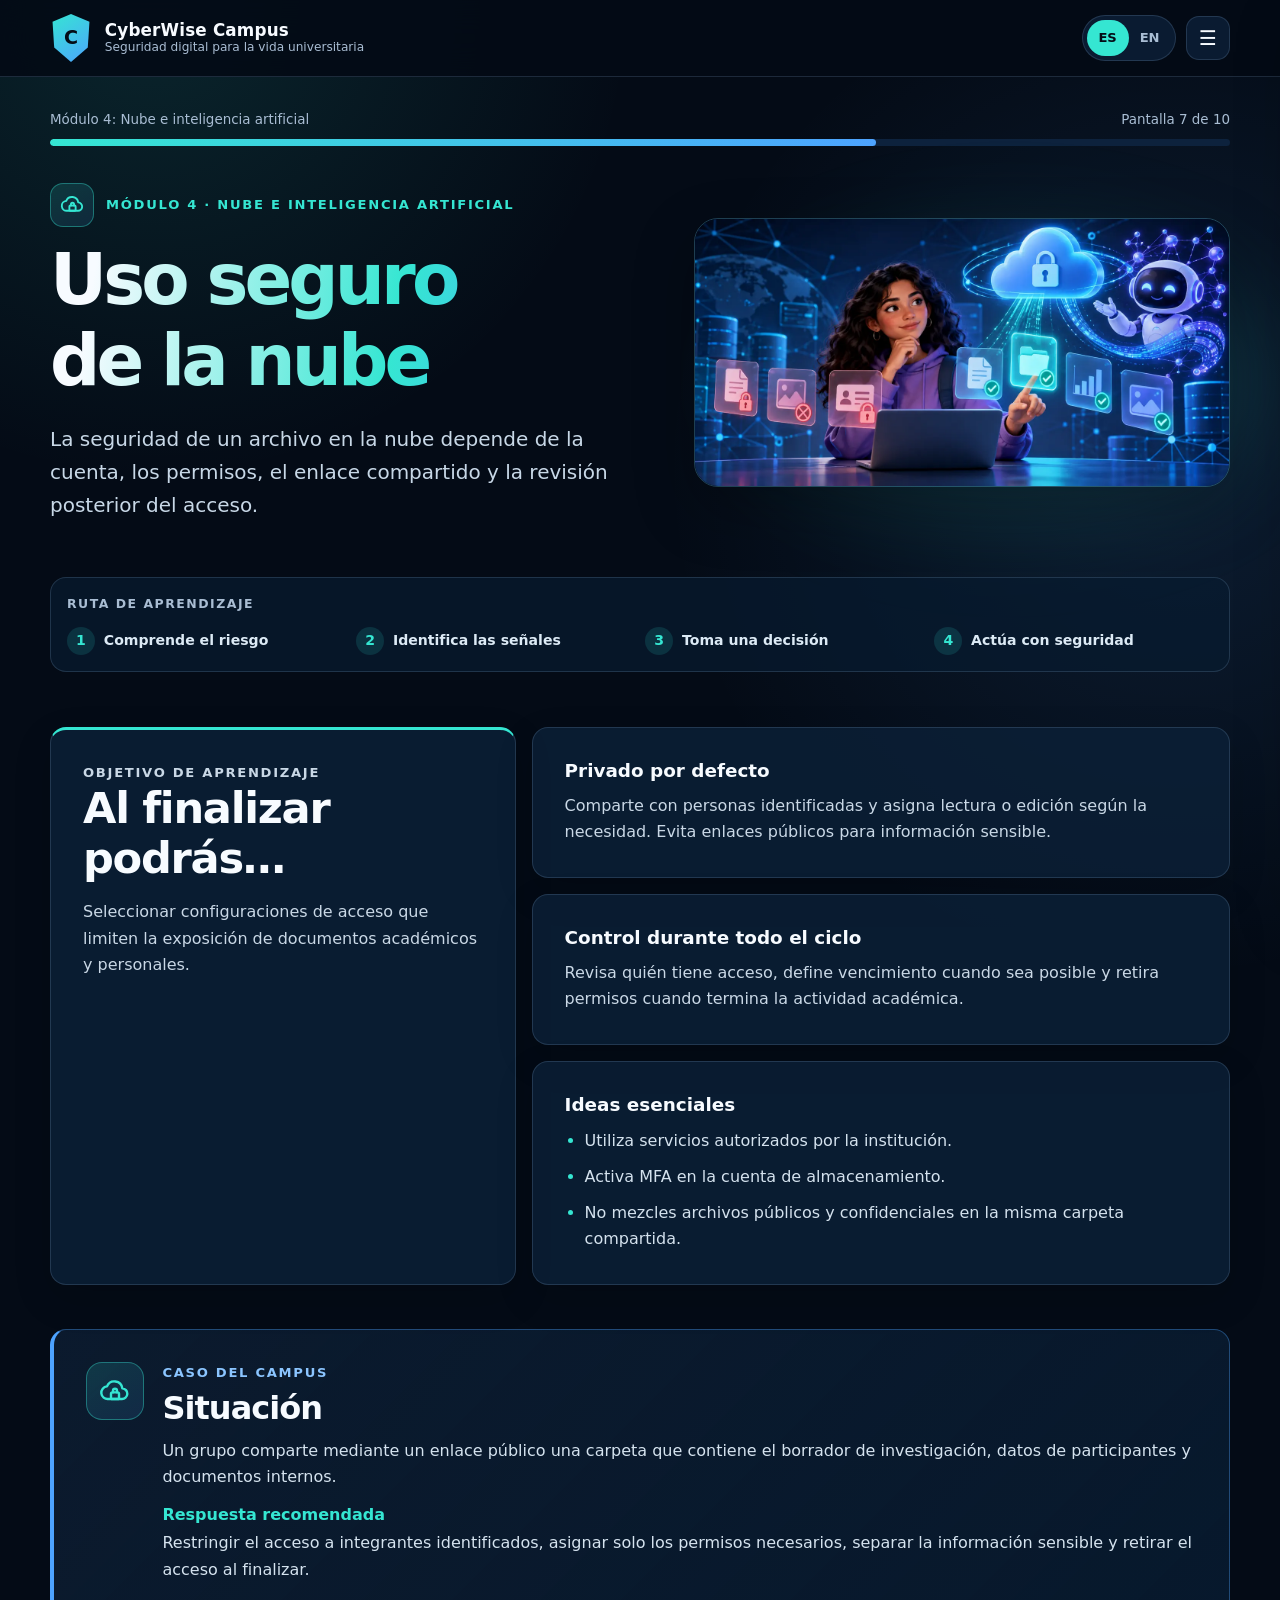
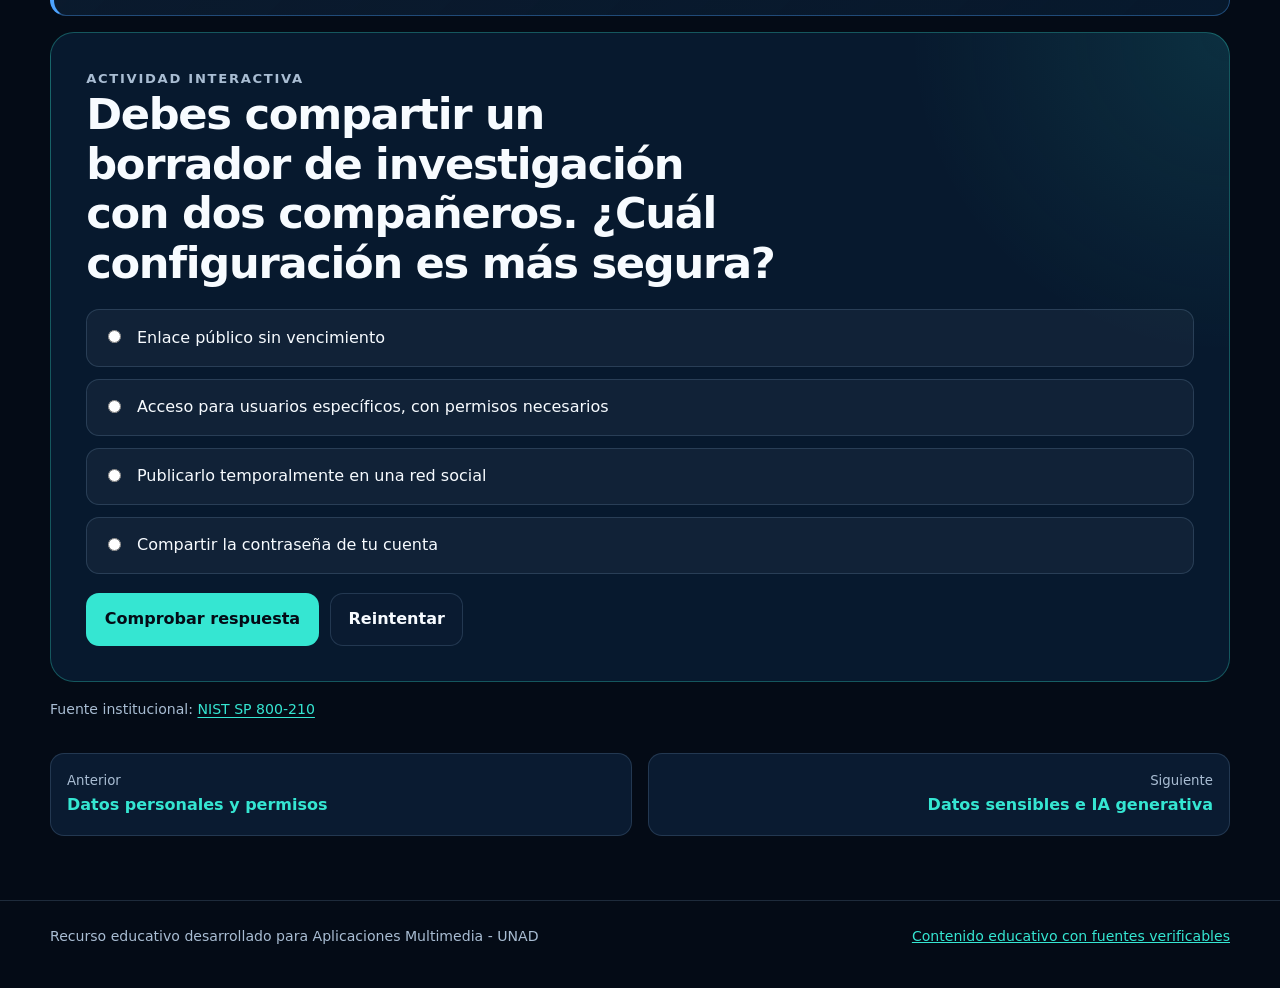
<file: secure-cloud.html>
<!doctype html>
<html lang="es">
  <head>
    <meta charset="UTF-8" />
    <meta name="viewport" content="width=device-width, initial-scale=1.0" />
    <meta name="description" content="CyberWise Campus: recurso educativo bilingüe e interactivo sobre ciberseguridad para estudiantes universitarios." />
    <meta name="theme-color" content="#071426" />
    <title>CyberWise Campus</title>
    <link rel="icon" type="image/svg+xml" href="data:image/svg+xml,%3Csvg xmlns='http://www.w3.org/2000/svg' viewBox='0 0 64 64'%3E%3Cpath fill='%2300d7c7' d='M32 4 54 12v17c0 15-9 25-22 31C19 54 10 44 10 29V12z'/%3E%3Cpath fill='%23071426' d='M28 29v-4a4 4 0 0 1 8 0v4h3v12H25V29zm3 0h2v-4a1 1 0 0 0-2 0z'/%3E%3C/svg%3E" />
    <link rel="stylesheet" href="assets/css/styles.css" />
  </head>
  <body data-page="cloud">
    <a class="skip-link" href="#main-content">Saltar al contenido principal</a>
    <div id="app"></div>
    <noscript>CyberWise Campus necesita JavaScript para las actividades interactivas y el cambio de idioma.</noscript>
    <script src="assets/js/app.js" defer></script>
  </body>
</html>
</file>
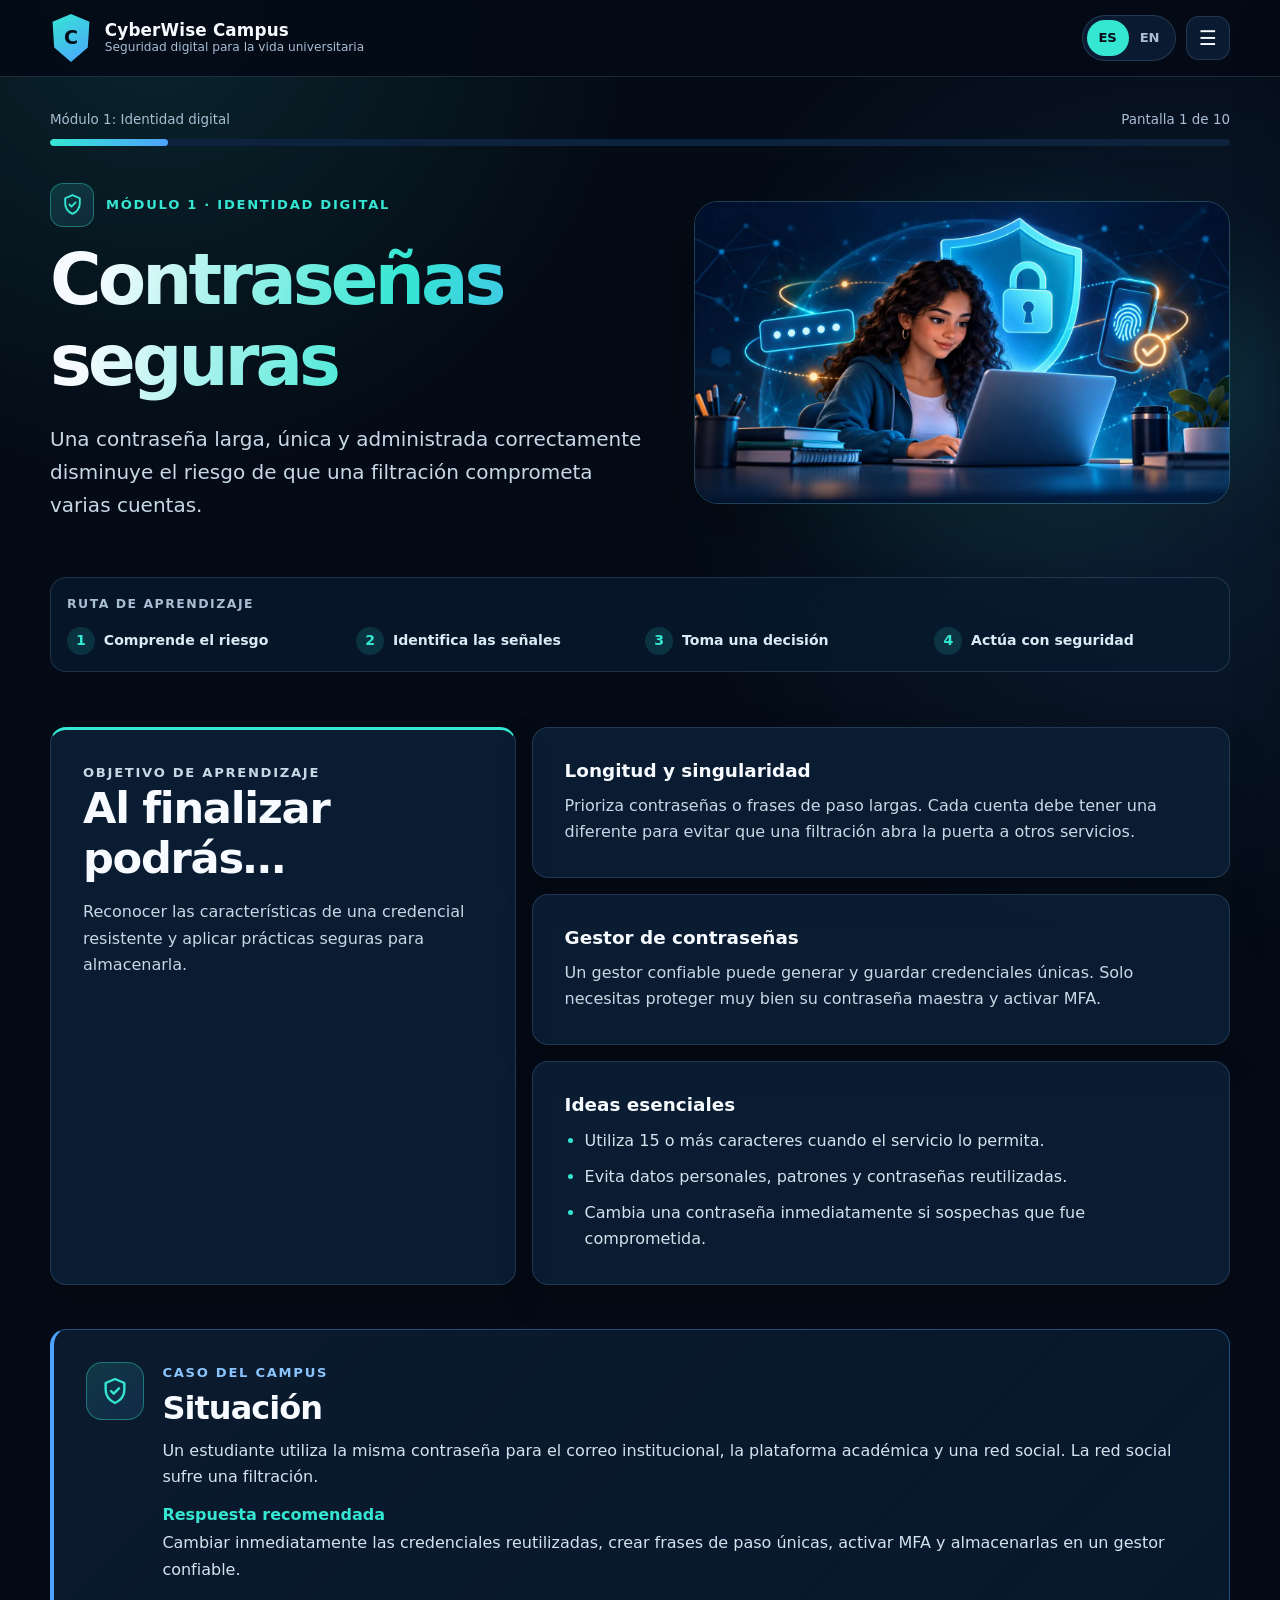
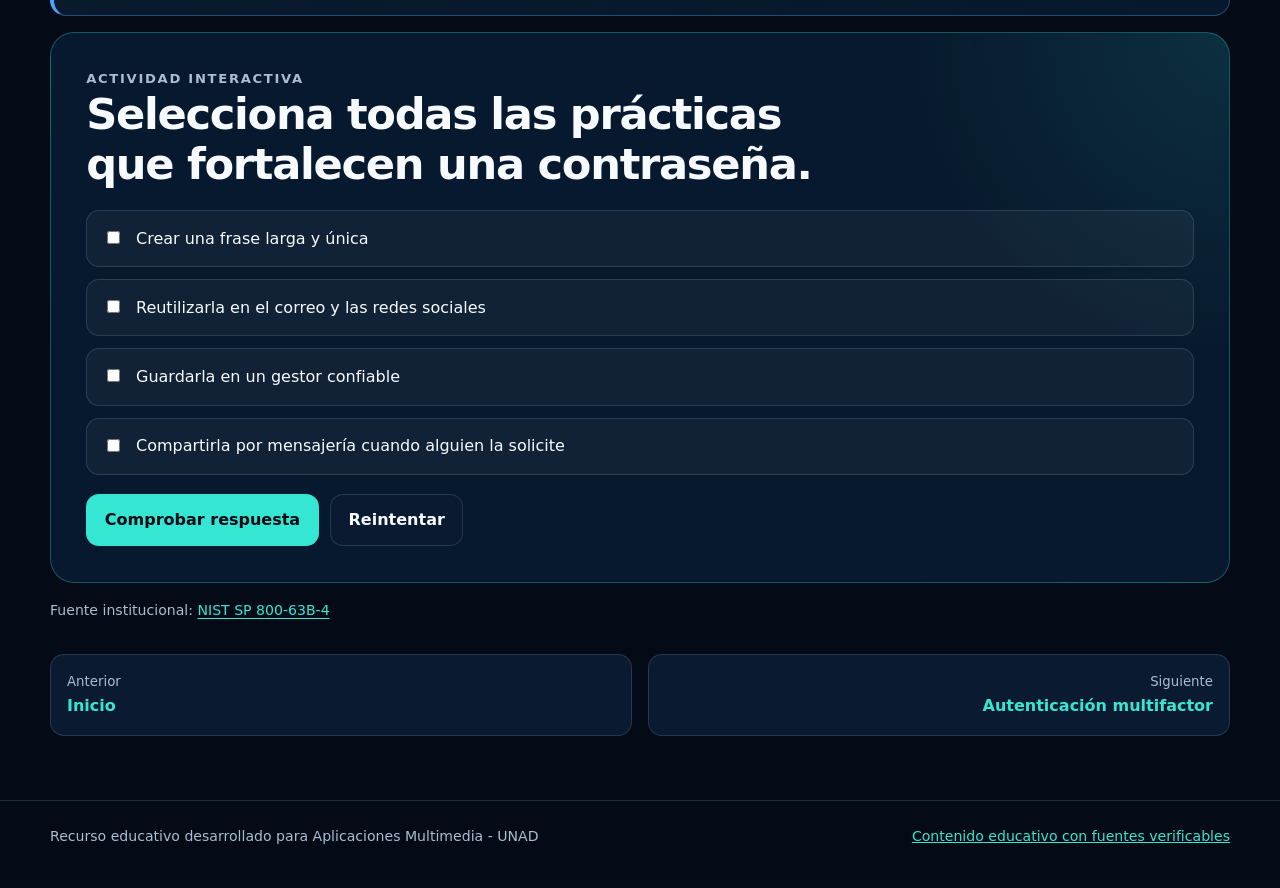
<file: strong-passwords.html>
<!doctype html>
<html lang="es">
  <head>
    <meta charset="UTF-8" />
    <meta name="viewport" content="width=device-width, initial-scale=1.0" />
    <meta name="description" content="CyberWise Campus: recurso educativo bilingüe e interactivo sobre ciberseguridad para estudiantes universitarios." />
    <meta name="theme-color" content="#071426" />
    <title>CyberWise Campus</title>
    <link rel="icon" type="image/svg+xml" href="data:image/svg+xml,%3Csvg xmlns='http://www.w3.org/2000/svg' viewBox='0 0 64 64'%3E%3Cpath fill='%2300d7c7' d='M32 4 54 12v17c0 15-9 25-22 31C19 54 10 44 10 29V12z'/%3E%3Cpath fill='%23071426' d='M28 29v-4a4 4 0 0 1 8 0v4h3v12H25V29zm3 0h2v-4a1 1 0 0 0-2 0z'/%3E%3C/svg%3E" />
    <link rel="stylesheet" href="assets/css/styles.css" />
  </head>
  <body data-page="passwords">
    <a class="skip-link" href="#main-content">Saltar al contenido principal</a>
    <div id="app"></div>
    <noscript>CyberWise Campus necesita JavaScript para las actividades interactivas y el cambio de idioma.</noscript>
    <script src="assets/js/app.js" defer></script>
  </body>
</html>
</file>
<file: assets/css/styles.css>
:root {
  --navy-950: #040b16;
  --navy-900: #071426;
  --navy-850: #0a1b31;
  --navy-800: #0d223d;
  --navy-700: #153557;
  --cyan: #35e6d2;
  --cyan-strong: #00c9b7;
  --blue: #4da3ff;
  --amber: #ffbd59;
  --green: #4ade80;
  --red: #fb7185;
  --white: #f7fbff;
  --muted: #a9bdd3;
  --line: rgba(150, 190, 225, 0.18);
  --glass: rgba(11, 32, 56, 0.82);
  --shadow: 0 22px 60px rgba(0, 0, 0, 0.28);
  --radius-lg: 24px;
  --radius-md: 16px;
  --max: 1180px;
}

* { box-sizing: border-box; }

html { scroll-behavior: smooth; }

body {
  margin: 0;
  min-width: 320px;
  background:
    radial-gradient(circle at 12% 0%, rgba(53, 230, 210, 0.12), transparent 30rem),
    radial-gradient(circle at 92% 18%, rgba(77, 163, 255, 0.12), transparent 32rem),
    var(--navy-950);
  color: var(--white);
  font-family: Inter, ui-sans-serif, system-ui, -apple-system, BlinkMacSystemFont, "Segoe UI", sans-serif;
  font-size: 16px;
  line-height: 1.65;
}

a { color: inherit; }
button, input { font: inherit; }
button { cursor: pointer; }
img { display: block; max-width: 100%; }

.skip-link {
  position: fixed;
  left: 1rem;
  top: -5rem;
  z-index: 100;
  padding: .75rem 1rem;
  border-radius: 10px;
  background: var(--cyan);
  color: var(--navy-950);
  font-weight: 800;
}

.skip-link:focus { top: 1rem; }

.site-header {
  position: sticky;
  top: 0;
  z-index: 50;
  border-bottom: 1px solid var(--line);
  background: rgba(4, 11, 22, 0.9);
  backdrop-filter: blur(18px);
}

.header-inner {
  width: min(calc(100% - 2rem), var(--max));
  min-height: 76px;
  margin: 0 auto;
  display: flex;
  align-items: center;
  gap: 1rem;
}

.brand {
  display: inline-flex;
  align-items: center;
  gap: .8rem;
  text-decoration: none;
  margin-right: auto;
}

.brand-mark {
  width: 42px;
  height: 48px;
  display: grid;
  place-items: center;
  clip-path: polygon(50% 0, 94% 16%, 90% 70%, 50% 100%, 10% 70%, 6% 16%);
  background: linear-gradient(145deg, var(--cyan), var(--blue));
  color: var(--navy-950);
  font-size: 1.2rem;
  font-weight: 900;
}

.brand-copy { display: grid; line-height: 1.15; }
.brand-copy strong { font-size: 1.05rem; letter-spacing: .01em; }
.brand-copy small { color: var(--muted); font-size: .76rem; }

.header-actions { display: flex; align-items: center; gap: .65rem; }

.lang-switch {
  display: inline-flex;
  padding: 4px;
  border: 1px solid var(--line);
  border-radius: 999px;
  background: var(--navy-850);
}

.lang-button {
  min-width: 42px;
  min-height: 36px;
  border: 0;
  border-radius: 999px;
  background: transparent;
  color: var(--muted);
  font-size: .82rem;
  font-weight: 800;
}

.lang-button[aria-pressed="true"] {
  background: var(--cyan);
  color: var(--navy-950);
}

.menu-button {
  min-width: 44px;
  min-height: 44px;
  border: 1px solid var(--line);
  border-radius: 13px;
  background: var(--navy-850);
  color: var(--white);
  font-size: 1.25rem;
}

.site-shell {
  width: min(calc(100% - 2rem), var(--max));
  margin: 0 auto;
  padding: 2rem 0 4rem;
}

.hero {
  display: grid;
  grid-template-columns: minmax(0, 1.05fr) minmax(320px, .95fr);
  gap: clamp(1.5rem, 4vw, 4.5rem);
  align-items: center;
  min-height: 510px;
  padding: clamp(1.5rem, 4vw, 3.5rem) 0;
}

.hero-copy { max-width: 680px; }
.eyebrow {
  margin: 0 0 .8rem;
  color: var(--cyan);
  font-size: .82rem;
  font-weight: 850;
  letter-spacing: .13em;
  text-transform: uppercase;
}

h1, h2, h3 { line-height: 1.15; text-wrap: balance; }
h1 { margin: 0; font-size: clamp(2.5rem, 7vw, 5.3rem); letter-spacing: -.055em; }
h2 { margin: 0 0 1rem; font-size: clamp(1.75rem, 4vw, 2.7rem); letter-spacing: -.03em; }
h3 { margin: 0 0 .7rem; font-size: 1.15rem; }

.gradient-text {
  color: transparent;
  background: linear-gradient(100deg, var(--white) 8%, var(--cyan) 58%, var(--blue));
  -webkit-background-clip: text;
  background-clip: text;
}

.lead { max-width: 62ch; margin: 1.35rem 0 0; color: #c8d8e7; font-size: clamp(1.05rem, 2vw, 1.25rem); }

.hero-actions { display: flex; flex-wrap: wrap; gap: .75rem; margin-top: 1.7rem; }

.button {
  min-height: 48px;
  display: inline-flex;
  align-items: center;
  justify-content: center;
  gap: .55rem;
  padding: .75rem 1.1rem;
  border: 1px solid transparent;
  border-radius: 13px;
  text-decoration: none;
  font-weight: 800;
  transition: transform .18s ease, border-color .18s ease, background .18s ease, box-shadow .18s ease;
}

.button:hover { transform: translateY(-2px); box-shadow: 0 10px 24px rgba(0,0,0,.18); }
.button-primary { background: var(--cyan); color: var(--navy-950); }
.button-secondary { background: var(--navy-850); color: var(--white); border-color: var(--line); }

.hero-visual {
  position: relative;
  isolation: isolate;
}

.hero-visual::before {
  content: "";
  position: absolute;
  inset: 12% -6% -8% 12%;
  z-index: -1;
  border-radius: 50%;
  background: rgba(53, 230, 210, .16);
  filter: blur(55px);
}

.hero-visual img {
  width: 100%;
  height: auto;
  object-fit: contain;
  border: 1px solid rgba(110, 216, 255, .25);
  border-radius: var(--radius-lg);
  box-shadow: var(--shadow);
}

.visual-note {
  position: absolute;
  left: -1rem;
  bottom: -1rem;
  max-width: 230px;
  padding: .85rem 1rem;
  border: 1px solid var(--line);
  border-radius: 14px;
  background: rgba(7, 20, 38, .94);
  box-shadow: var(--shadow);
  font-size: .88rem;
  color: #dceaf5;
}

.visual-note strong { color: var(--cyan); }

.section { padding: 2.2rem 0; }
.section-heading { max-width: 760px; margin-bottom: 1.4rem; }
.section-heading p { margin: 0; color: var(--muted); }

.module-grid {
  display: grid;
  grid-template-columns: repeat(5, minmax(0, 1fr));
  gap: 1rem;
}

.module-card {
  min-height: 330px;
  display: flex;
  flex-direction: column;
  padding: 1.25rem;
  border: 1px solid var(--line);
  border-radius: var(--radius-md);
  background: linear-gradient(160deg, rgba(17, 48, 79, .84), rgba(7, 20, 38, .95));
  transition: transform .2s ease, border-color .2s ease, box-shadow .2s ease;
}

.module-card:hover { transform: translateY(-5px); border-color: rgba(53, 230, 210, .55); box-shadow: 0 18px 42px rgba(0,0,0,.22); }
.module-card-heading,
.lesson-module-label {
  display: flex;
  align-items: center;
  gap: .75rem;
}
.lesson-module-label { margin-bottom: .8rem; }
.lesson-module-label .eyebrow { margin: 0; }
.module-icon {
  width: 44px;
  height: 44px;
  flex: 0 0 auto;
  display: inline-grid;
  place-items: center;
  border: 1px solid rgba(53,230,210,.38);
  border-radius: 13px;
  background: linear-gradient(145deg, rgba(53,230,210,.15), rgba(77,163,255,.12));
  color: var(--cyan);
}
.module-icon svg { width: 25px; height: 25px; }
.module-icon-large { width: 58px; height: 58px; border-radius: 16px; }
.module-icon-large svg { width: 32px; height: 32px; }
.module-number { color: var(--cyan); font-size: .78rem; font-weight: 900; letter-spacing: .12em; }
.module-card h3 { margin-top: .7rem; font-size: 1.25rem; }
.module-card p { margin: 0 0 1rem; color: var(--muted); font-size: .92rem; }
.module-links { display: grid; gap: .55rem; margin-top: auto; }
.module-links a {
  padding: .65rem .75rem;
  border-radius: 10px;
  background: rgba(255,255,255,.055);
  color: #dbeaf6;
  text-decoration: none;
  font-size: .88rem;
}
.module-links a:hover, .module-links a:focus-visible { background: rgba(53,230,210,.13); color: var(--cyan); }

.progress-wrap { margin-bottom: 1.3rem; }
.progress-meta { display: flex; justify-content: space-between; gap: 1rem; margin-bottom: .5rem; color: var(--muted); font-size: .84rem; }
.progress-track { height: 7px; overflow: hidden; border-radius: 999px; background: var(--navy-800); }
.progress-bar { height: 100%; border-radius: inherit; background: linear-gradient(90deg, var(--cyan), var(--blue)); }

.learning-path {
  margin: .25rem 0 1.25rem;
  padding: 1rem;
  border: 1px solid var(--line);
  border-radius: var(--radius-md);
  background: rgba(8,27,48,.72);
}
.learning-path-title {
  margin: 0 0 .75rem;
  color: var(--muted);
  font-size: .78rem;
  font-weight: 850;
  letter-spacing: .12em;
  text-transform: uppercase;
}
.learning-path ol {
  display: grid;
  grid-template-columns: repeat(4, 1fr);
  gap: .65rem;
  margin: 0;
  padding: 0;
  list-style: none;
}
.learning-path li {
  display: flex;
  align-items: center;
  gap: .55rem;
  color: #dceaf5;
  font-size: .88rem;
  font-weight: 720;
}
.learning-path li span {
  width: 28px;
  height: 28px;
  flex: 0 0 auto;
  display: grid;
  place-items: center;
  border-radius: 50%;
  background: rgba(53,230,210,.14);
  color: var(--cyan);
  font-weight: 900;
}

.lesson-hero { min-height: auto; padding-top: 1rem; }
.lesson-hero h1 { font-size: clamp(2.3rem, 6vw, 4.4rem); }

.lesson-grid {
  display: grid;
  grid-template-columns: .8fr 1.2fr;
  gap: 1rem;
}

.panel {
  padding: clamp(1.25rem, 3vw, 2rem);
  border: 1px solid var(--line);
  border-radius: var(--radius-md);
  background: var(--glass);
  box-shadow: 0 14px 38px rgba(0,0,0,.14);
}

.objective-panel { border-top: 3px solid var(--cyan); }
.objective-panel p, .concept-card p { margin: 0; color: #c9d8e6; }
.concept-stack { display: grid; gap: 1rem; }
.key-list { margin: .75rem 0 0; padding-left: 1.25rem; color: #d4e2ee; }
.key-list li + li { margin-top: .6rem; }
.key-list li::marker { color: var(--cyan); }

.campus-case {
  display: grid;
  grid-template-columns: auto 1fr;
  gap: 1.15rem;
  margin: .5rem 0 1rem;
  padding: clamp(1.3rem, 3vw, 2rem);
  border: 1px solid rgba(77,163,255,.36);
  border-left: 4px solid var(--blue);
  border-radius: var(--radius-md);
  background: linear-gradient(135deg, rgba(77,163,255,.10), rgba(8,27,48,.88));
}
.campus-case .eyebrow { margin-bottom: .45rem; color: #8bc5ff; }
.campus-case h2 { margin-bottom: .65rem; font-size: clamp(1.45rem, 3vw, 2rem); }
.campus-case h3 { margin: 1rem 0 .35rem; color: var(--cyan); font-size: 1rem; }
.campus-case p { margin: 0; color: #d5e3ef; }

.activity {
  margin-top: 1rem;
  padding: clamp(1.3rem, 3vw, 2.2rem);
  border: 1px solid rgba(53, 230, 210, .3);
  border-radius: var(--radius-lg);
  background:
    radial-gradient(circle at 100% 0%, rgba(53,230,210,.11), transparent 20rem),
    rgba(8, 27, 48, .94);
}

.activity-header { max-width: 760px; }
.activity-header p { margin: 0; color: var(--muted); }
.activity-options { display: grid; gap: .75rem; margin-top: 1.3rem; }

.option-row,
.choice-card,
.order-item,
.reveal-card {
  border: 1px solid var(--line);
  border-radius: 13px;
  background: rgba(255,255,255,.045);
}

.option-row {
  display: flex;
  align-items: flex-start;
  gap: .8rem;
  padding: .9rem 1rem;
  cursor: pointer;
}
.option-row:hover { border-color: rgba(53,230,210,.45); }
.option-row input { margin-top: .35rem; accent-color: var(--cyan-strong); }

.activity-controls { display: flex; flex-wrap: wrap; gap: .7rem; margin-top: 1.2rem; }
.feedback {
  display: none;
  margin-top: 1rem;
  padding: .9rem 1rem;
  border-radius: 12px;
}
.feedback.show { display: block; }
.feedback strong { display: block; margin-bottom: .35rem; font-size: 1.02rem; }
.feedback span { display: block; font-weight: 500; }
.feedback span b { color: currentColor; }
.feedback.success { background: rgba(74,222,128,.12); color: #a7f3c0; border: 1px solid rgba(74,222,128,.35); }
.feedback.error { background: rgba(251,113,133,.12); color: #fecdd5; border: 1px solid rgba(251,113,133,.35); }

.result-summary {
  margin-top: 1rem;
  padding: 1rem;
  border: 1px solid var(--line);
  border-radius: 14px;
  background: rgba(4,11,22,.48);
}
.result-summary[hidden] { display: none; }
.result-summary .eyebrow { margin-bottom: .65rem; }
.result-summary-grid { display: grid; grid-template-columns: auto 1fr; align-items: center; gap: 1rem; }
.result-score {
  min-width: 92px;
  min-height: 86px;
  display: grid;
  place-content: center;
  text-align: center;
  border: 1px solid var(--line);
  border-radius: 13px;
  background: var(--navy-850);
}
.result-score strong { display: block; color: var(--cyan); font-size: 1.55rem; line-height: 1; }
.result-score span { margin-top: .35rem; color: var(--muted); font-size: .75rem; }
.result-summary h3 { margin: 0 0 .35rem; }
.result-summary p { margin: 0; color: var(--muted); }
.result-summary.is-success { border-color: rgba(74,222,128,.35); }
.result-summary.needs-review { border-color: rgba(255,189,89,.38); }

.reveal-grid { display: grid; grid-template-columns: repeat(3, 1fr); gap: .8rem; margin-top: 1.2rem; }
.reveal-card { min-height: 180px; width: 100%; padding: 1.2rem; color: var(--white); text-align: left; }
.reveal-card strong { display: block; color: var(--cyan); margin-bottom: .5rem; }
.reveal-card span { color: var(--muted); }
.reveal-card.is-open { background: rgba(53,230,210,.1); border-color: rgba(53,230,210,.5); }

.classify-grid { display: grid; grid-template-columns: repeat(2, minmax(0,1fr)); gap: .8rem; margin-top: 1.2rem; }
.choice-card { padding: 1rem; }
.choice-card p { min-height: 52px; margin: 0 0 .8rem; }
.choice-actions { display: flex; flex-wrap: wrap; gap: .5rem; }
.choice-actions button { flex: 1; min-width: 110px; }
.choice-card.correct { border-color: rgba(74,222,128,.65); background: rgba(74,222,128,.08); }
.choice-card.incorrect { border-color: rgba(251,113,133,.65); background: rgba(251,113,133,.08); }
.choice-result { min-height: 1.5em; margin: .75rem 0 0 !important; color: var(--muted); font-size: .82rem; }

.order-list { display: grid; gap: .65rem; margin: 1.2rem 0 0; padding: 0; list-style: none; }
.order-item { display: grid; grid-template-columns: 1fr auto; align-items: center; gap: 1rem; padding: .8rem 1rem; }
.order-buttons { display: flex; gap: .35rem; }
.order-buttons button { width: 40px; height: 40px; border: 1px solid var(--line); border-radius: 10px; background: var(--navy-800); color: var(--white); }

.source-note {
  margin-top: 1rem;
  color: var(--muted);
  font-size: .88rem;
}
.source-note a { color: var(--cyan); text-underline-offset: 3px; }

.pager { display: grid; grid-template-columns: 1fr 1fr; gap: 1rem; margin-top: 2rem; }
.pager a {
  min-height: 76px;
  padding: 1rem;
  display: flex;
  flex-direction: column;
  justify-content: center;
  border: 1px solid var(--line);
  border-radius: 14px;
  background: var(--navy-850);
  text-decoration: none;
}
.pager a:last-child { text-align: right; }
.pager small { color: var(--muted); }
.pager strong { color: var(--cyan); }

.credits-list { display: grid; gap: .8rem; }
.credit-item { padding: 1rem 1.1rem; border-left: 3px solid var(--cyan); background: rgba(255,255,255,.04); border-radius: 0 12px 12px 0; overflow-wrap: anywhere; }
.credit-item p { margin: 0; }
.credit-item a { color: var(--cyan); }
details { border: 1px solid var(--line); border-radius: 14px; background: var(--navy-850); padding: 1rem 1.1rem; }
details + details { margin-top: .8rem; }
summary { cursor: pointer; color: var(--cyan); font-weight: 800; }

.drawer {
  position: fixed;
  z-index: 80;
  top: 0;
  right: 0;
  width: min(420px, 92vw);
  height: 100dvh;
  padding: 1rem;
  overflow-y: auto;
  transform: translateX(105%);
  transition: transform .24s ease;
  border-left: 1px solid var(--line);
  background: #06111f;
  box-shadow: var(--shadow);
}
.drawer.open { transform: translateX(0); }
.drawer-head { display: flex; align-items: center; justify-content: space-between; gap: 1rem; padding: .4rem 0 1rem; }
.drawer-head h2 { margin: 0; font-size: 1.25rem; }
.drawer-nav { display: grid; gap: .65rem; }
.drawer-nav a { display: block; padding: .85rem 1rem; border: 1px solid var(--line); border-radius: 12px; background: rgba(255,255,255,.035); text-decoration: none; }
.drawer-nav a:hover, .drawer-nav a[aria-current="page"] { border-color: rgba(53,230,210,.55); color: var(--cyan); }
.overlay { position: fixed; z-index: 70; inset: 0; display: none; background: rgba(0,0,0,.6); backdrop-filter: blur(4px); }
.overlay.show { display: block; }

.site-footer { border-top: 1px solid var(--line); color: var(--muted); }
.footer-inner { width: min(calc(100% - 2rem), var(--max)); margin: 0 auto; padding: 1.5rem 0 2.5rem; display: flex; justify-content: space-between; gap: 1rem; flex-wrap: wrap; font-size: .88rem; }
.footer-inner a { color: var(--cyan); }

:focus-visible { outline: 3px solid var(--amber); outline-offset: 3px; }

@keyframes rise-in {
  from { opacity: 0; transform: translateY(10px); }
  to { opacity: 1; transform: translateY(0); }
}

.hero-copy,
.hero-visual,
.learning-path,
.panel,
.campus-case,
.activity {
  animation: rise-in .42s ease both;
}
.hero-visual { animation-delay: .06s; }
.learning-path { animation-delay: .08s; }
.campus-case { animation-delay: .1s; }
.activity { animation-delay: .12s; }

@media (max-width: 1050px) {
  .module-grid { grid-template-columns: repeat(3, 1fr); }
}

@media (max-width: 780px) {
  .site-shell { width: min(calc(100% - 1.25rem), var(--max)); padding-top: 1rem; }
  .header-inner { width: calc(100% - 1.25rem); min-height: 68px; }
  .brand-copy small { display: none; }
  .hero { grid-template-columns: 1fr; min-height: auto; gap: 1.5rem; }
  .hero-copy { order: 1; }
  .hero-visual { order: 2; }
  .visual-note { position: static; max-width: none; margin-top: .7rem; }
  .lesson-grid { grid-template-columns: 1fr; }
  .module-grid { grid-template-columns: repeat(2, 1fr); }
  .reveal-grid { grid-template-columns: 1fr; }
  .classify-grid { grid-template-columns: 1fr; }
  .learning-path ol { grid-template-columns: repeat(2, 1fr); }
  .hero-visual img { width: 100%; height: auto; object-fit: contain; }
}

@media (max-width: 520px) {
  .brand-copy strong { font-size: .9rem; }
  .brand-mark { width: 36px; height: 42px; }
  .header-actions { gap: .35rem; }
  .lang-button { min-width: 36px; }
  .module-grid { grid-template-columns: 1fr; }
  .module-card { min-height: 270px; }
  .pager { grid-template-columns: 1fr; }
  .pager a:last-child { text-align: left; }
  .hero-actions .button { width: 100%; }
  .order-item { grid-template-columns: 1fr; }
  .learning-path ol { grid-template-columns: 1fr; }
  .campus-case { grid-template-columns: 1fr; }
  .result-summary-grid { grid-template-columns: 1fr; }
  .result-score { min-height: 76px; }
}

@media (prefers-reduced-motion: reduce) {
  *, *::before, *::after { scroll-behavior: auto !important; transition: none !important; animation: none !important; }
}
</file>
